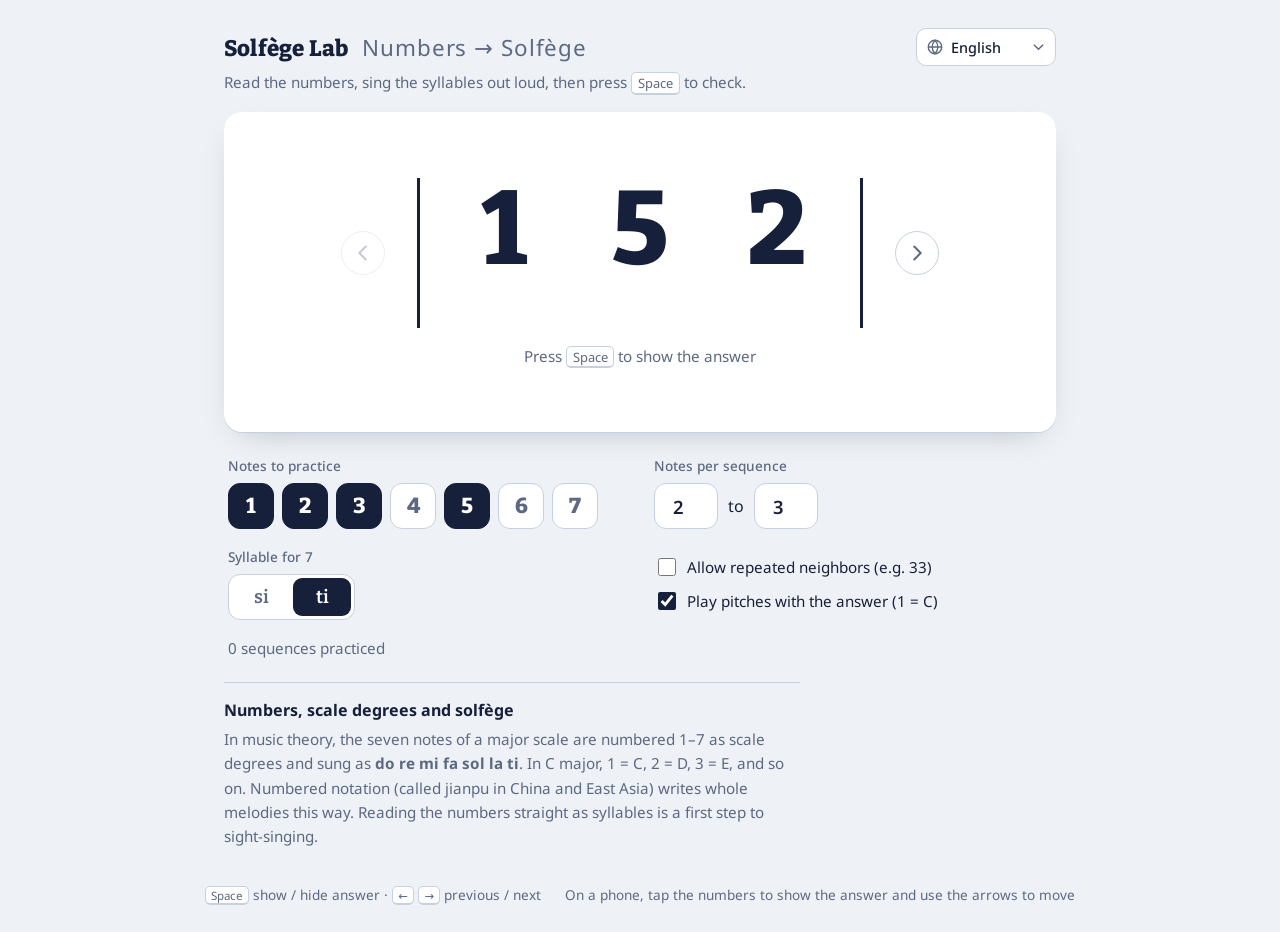
<file: index.html>
<!doctype html>
<html lang="en">
<head>
  <meta charset="utf-8" />
  <meta name="viewport" content="width=device-width, initial-scale=1" />
  <title>Solfège Lab – Numbers to Solfège Trainer: Scale Degrees 1–7 as Do Re Mi</title>
  <meta name="description" content="Free solfège practice: see random scale-degree numbers like 1 3 5, sing them as do re mi fa sol la ti (or si), then press Space to check and hear the pitches. Great for sight-singing, music theory class and reading numbered notation (jianpu)." />
  <meta name="keywords" content="solfege practice, solfege trainer, scale degrees, do re mi, sight singing, music theory, ear training, numbered notation, jianpu, 简谱, 唱名, 簡譜, 数字譜, 간보" />
  <link rel="canonical" href="https://solfegelab.com/" />
  <link rel="alternate" hreflang="x-default" href="https://solfegelab.com/" />
  <link rel="alternate" hreflang="en" href="https://solfegelab.com/" />
  <link rel="alternate" hreflang="zh-Hans" href="https://solfegelab.com/zh-Hans/" />
  <link rel="alternate" hreflang="zh-Hant" href="https://solfegelab.com/zh-Hant/" />
  <link rel="alternate" hreflang="ja" href="https://solfegelab.com/ja/" />
  <link rel="alternate" hreflang="ko" href="https://solfegelab.com/ko/" />
  <link rel="alternate" hreflang="es" href="https://solfegelab.com/es/" />
  <link rel="alternate" hreflang="fr" href="https://solfegelab.com/fr/" />
  <link rel="alternate" hreflang="de" href="https://solfegelab.com/de/" />
  <link rel="alternate" hreflang="pt" href="https://solfegelab.com/pt/" />
  <link rel="alternate" hreflang="ru" href="https://solfegelab.com/ru/" />
  <meta property="og:type" content="website" />
  <meta property="og:locale" content="en_US" />
  <meta property="og:title" content="Solfège Lab – Numbers to Solfège Trainer: Scale Degrees 1–7 as Do Re Mi" />
  <meta property="og:site_name" content="Solfège Lab" />
  <meta property="og:description" content="Free solfège practice: see random scale-degree numbers like 1 3 5, sing them as do re mi fa sol la ti (or si), then press Space to check and hear the pitches. Great for sight-singing, music theory class and reading numbered notation (jianpu)." />
  <meta property="og:url" content="https://solfegelab.com/" />
  <link rel="icon" href="data:image/svg+xml,%3Csvg xmlns='http://www.w3.org/2000/svg' viewBox='0 0 64 64'%3E%3Crect width='64' height='64' rx='14' fill='%2317203a'/%3E%3Ctext x='32' y='47' font-family='Georgia,serif' font-weight='700' font-size='44' fill='%23fff' text-anchor='middle'%3E1%3C/text%3E%3C/svg%3E" />
  <link rel="preconnect" href="https://fonts.googleapis.com" />
  <link rel="preconnect" href="https://fonts.gstatic.com" crossorigin />
  <link href="https://fonts.googleapis.com/css2?family=Bitter:wght@600;800&family=Noto+Sans:wght@400;500;700&display=swap" rel="stylesheet" />
  <link rel="stylesheet" href="style.css?v=10" />
</head>
<body>
  <header class="top">
    <div class="title-row">
      <h1><span class="brand">Solfège Lab</span> <span class="tagline" data-i18n="tagline">Numbers → Solfège</span></h1>
      <label class="lang">
        <span class="sr-only" data-i18n="lang">Language</span>
        <svg aria-hidden="true" viewBox="0 0 24 24" width="18" height="18"><circle cx="12" cy="12" r="9" fill="none" stroke="currentColor" stroke-width="1.8"/><path d="M3 12h18M12 3c2.5 2.6 3.8 5.6 3.8 9s-1.3 6.4-3.8 9c-2.5-2.6-3.8-5.6-3.8-9S9.5 5.6 12 3z" fill="none" stroke="currentColor" stroke-width="1.8"/></svg>
        <select id="langSelect"><option value="en" selected>English</option><option value="zh-Hans">简体中文</option><option value="zh-Hant">繁體中文</option><option value="ja">日本語</option><option value="ko">한국어</option><option value="es">Español</option><option value="fr">Français</option><option value="de">Deutsch</option><option value="pt">Português</option><option value="ru">Русский</option></select>
      </label>
    </div>
    <p class="hint" data-i18n-html="hint">Read the numbers, sing the syllables out loud, then press <kbd>Space</kbd> to check.</p>
  </header>

  <main>
    <section class="stage" id="stage" aria-live="polite">
      <div class="stage-row">
        <button type="button" class="nav" id="prevBtn" aria-label="Previous">
          <svg aria-hidden="true" viewBox="0 0 24 24" width="22" height="22"><path d="M15 5l-7 7 7 7" fill="none" stroke="currentColor" stroke-width="2.2" stroke-linecap="round" stroke-linejoin="round"/></svg>
        </button>
        <div class="staff" id="staff"></div>
        <button type="button" class="nav" id="nextBtn" aria-label="Next">
          <svg aria-hidden="true" viewBox="0 0 24 24" width="22" height="22"><path d="M9 5l7 7-7 7" fill="none" stroke="currentColor" stroke-width="2.2" stroke-linecap="round" stroke-linejoin="round"/></svg>
        </button>
      </div>
      <p class="prompt" id="prompt">Press <kbd>Space</kbd> to show the answer</p>
    </section>

    <section class="controls" id="controls" aria-label="Practice settings">
      <div class="field">
        <span class="label" data-i18n="notes">Notes to practice</span>
        <div class="chips" id="chips"></div>
      </div>

      <div class="field">
        <span class="label" data-i18n="length">Notes per sequence</span>
        <div class="range">
          <input type="number" id="minLen" min="1" max="8" value="2" aria-label="Shortest length" />
          <span data-i18n="to">to</span>
          <input type="number" id="maxLen" min="1" max="8" value="3" aria-label="Longest length" />
        </div>
      </div>

      <div class="field">
        <span class="label" id="sevenLabel" data-i18n="seven">Syllable for 7</span>
        <div class="segmented" role="radiogroup" aria-labelledby="sevenLabel" id="sevenGroup">
          <button type="button" role="radio" data-seven="si">si</button>
          <button type="button" role="radio" data-seven="ti">ti</button>
        </div>
      </div>

      <div class="field toggles">
        <label><input type="checkbox" id="allowRepeat" /> <span data-i18n="repeat">Allow repeated neighbors (e.g. 33)</span></label>
        <label><input type="checkbox" id="playSound" checked /> <span data-i18n="sound">Play pitches with the answer (1 = C)</span></label>
      </div>

      <p class="stats" id="stats">0 sequences practiced</p>
    </section>

    <section class="about">
      <h2 data-i18n="aboutTitle">Numbers, scale degrees and solfège</h2>
      <p id="aboutBody">In music theory, the seven notes of a major scale are numbered 1–7 as scale degrees and sung as <b>do re mi fa sol la ti</b>. In C major, 1 = C, 2 = D, 3 = E, and so on. Numbered notation (called jianpu in China and East Asia) writes whole melodies this way. Reading the numbers straight as syllables is a first step to sight-singing.</p>
    </section>
  </main>

  <footer class="foot">
    <span data-i18n-html="footKeys"><kbd>Space</kbd> show / hide answer · <kbd>←</kbd> <kbd>→</kbd> previous / next</span>
    <span data-i18n="footTap">On a phone, tap the numbers to show the answer and use the arrows to move</span>
  </footer>

  <script src="i18n.js?v=10"></script>
  <script src="app.js?v=10"></script>
</body>
</html>
</file>
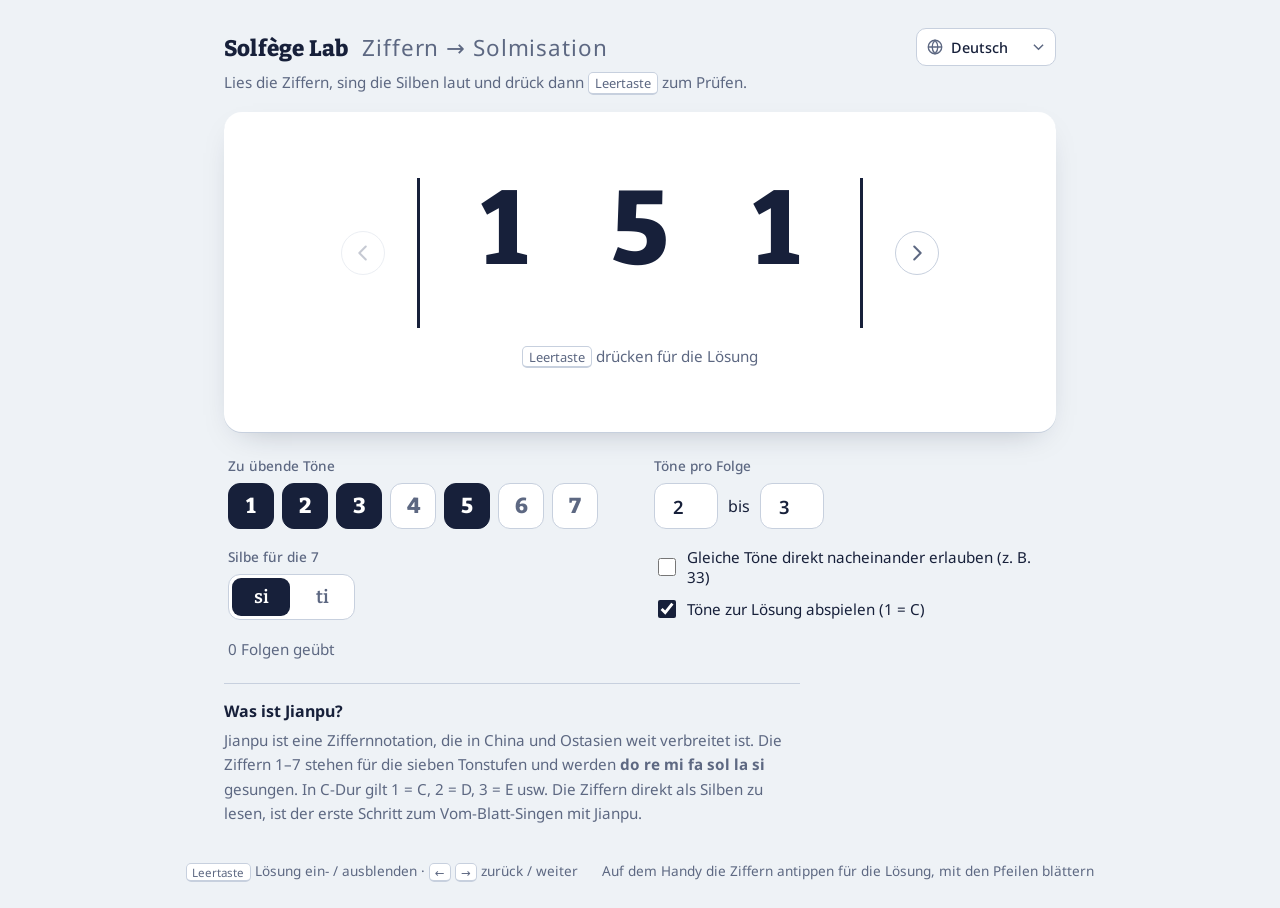
<file: de/index.html>
<!doctype html>
<html lang="de">
<head>
  <meta charset="utf-8" />
  <meta name="viewport" content="width=device-width, initial-scale=1" />
  <title>Solfège Lab – Stufenzahlen 1–7 als Do Re Mi singen üben</title>
  <meta name="description" content="Kostenloses Solmisationstraining: Lies zufällige Stufenzahlen wie 1 3 5, singe sie als do re mi fa sol la si (oder ti) und drücke die Leertaste, um zu prüfen und die Töne zu hören. Ideal für Blattsingen, Musiktheorie und Ziffernnotation (Jianpu)." />
  <meta name="keywords" content="solfege practice, solfege trainer, scale degrees, do re mi, sight singing, music theory, ear training, numbered notation, jianpu, 简谱, 唱名, 簡譜, 数字譜, 간보" />
  <link rel="canonical" href="https://solfegelab.com/de/" />
  <link rel="alternate" hreflang="x-default" href="https://solfegelab.com/" />
  <link rel="alternate" hreflang="en" href="https://solfegelab.com/" />
  <link rel="alternate" hreflang="zh-Hans" href="https://solfegelab.com/zh-Hans/" />
  <link rel="alternate" hreflang="zh-Hant" href="https://solfegelab.com/zh-Hant/" />
  <link rel="alternate" hreflang="ja" href="https://solfegelab.com/ja/" />
  <link rel="alternate" hreflang="ko" href="https://solfegelab.com/ko/" />
  <link rel="alternate" hreflang="es" href="https://solfegelab.com/es/" />
  <link rel="alternate" hreflang="fr" href="https://solfegelab.com/fr/" />
  <link rel="alternate" hreflang="de" href="https://solfegelab.com/de/" />
  <link rel="alternate" hreflang="pt" href="https://solfegelab.com/pt/" />
  <link rel="alternate" hreflang="ru" href="https://solfegelab.com/ru/" />
  <meta property="og:type" content="website" />
  <meta property="og:locale" content="de_DE" />
  <meta property="og:title" content="Solfège Lab – Stufenzahlen 1–7 als Do Re Mi singen üben" />
  <meta property="og:site_name" content="Solfège Lab" />
  <meta property="og:description" content="Kostenloses Solmisationstraining: Lies zufällige Stufenzahlen wie 1 3 5, singe sie als do re mi fa sol la si (oder ti) und drücke die Leertaste, um zu prüfen und die Töne zu hören. Ideal für Blattsingen, Musiktheorie und Ziffernnotation (Jianpu)." />
  <meta property="og:url" content="https://solfegelab.com/de/" />
  <link rel="icon" href="data:image/svg+xml,%3Csvg xmlns='http://www.w3.org/2000/svg' viewBox='0 0 64 64'%3E%3Crect width='64' height='64' rx='14' fill='%2317203a'/%3E%3Ctext x='32' y='47' font-family='Georgia,serif' font-weight='700' font-size='44' fill='%23fff' text-anchor='middle'%3E1%3C/text%3E%3C/svg%3E" />
  <link rel="preconnect" href="https://fonts.googleapis.com" />
  <link rel="preconnect" href="https://fonts.gstatic.com" crossorigin />
  <link href="https://fonts.googleapis.com/css2?family=Bitter:wght@600;800&family=Noto+Sans:wght@400;500;700&display=swap" rel="stylesheet" />
  <link rel="stylesheet" href="../style.css?v=10" />
</head>
<body>
  <header class="top">
    <div class="title-row">
      <h1><span class="brand">Solfège Lab</span> <span class="tagline" data-i18n="tagline">Ziffern → Solmisation</span></h1>
      <label class="lang">
        <span class="sr-only" data-i18n="lang">Sprache</span>
        <svg aria-hidden="true" viewBox="0 0 24 24" width="18" height="18"><circle cx="12" cy="12" r="9" fill="none" stroke="currentColor" stroke-width="1.8"/><path d="M3 12h18M12 3c2.5 2.6 3.8 5.6 3.8 9s-1.3 6.4-3.8 9c-2.5-2.6-3.8-5.6-3.8-9S9.5 5.6 12 3z" fill="none" stroke="currentColor" stroke-width="1.8"/></svg>
        <select id="langSelect"><option value="en">English</option><option value="zh-Hans">简体中文</option><option value="zh-Hant">繁體中文</option><option value="ja">日本語</option><option value="ko">한국어</option><option value="es">Español</option><option value="fr">Français</option><option value="de" selected>Deutsch</option><option value="pt">Português</option><option value="ru">Русский</option></select>
      </label>
    </div>
    <p class="hint" data-i18n-html="hint">Lies die Ziffern, sing die Silben laut und drück dann <kbd>Leertaste</kbd> zum Prüfen.</p>
  </header>

  <main>
    <section class="stage" id="stage" aria-live="polite">
      <div class="stage-row">
        <button type="button" class="nav" id="prevBtn" aria-label="Zurück">
          <svg aria-hidden="true" viewBox="0 0 24 24" width="22" height="22"><path d="M15 5l-7 7 7 7" fill="none" stroke="currentColor" stroke-width="2.2" stroke-linecap="round" stroke-linejoin="round"/></svg>
        </button>
        <div class="staff" id="staff"></div>
        <button type="button" class="nav" id="nextBtn" aria-label="Weiter">
          <svg aria-hidden="true" viewBox="0 0 24 24" width="22" height="22"><path d="M9 5l7 7-7 7" fill="none" stroke="currentColor" stroke-width="2.2" stroke-linecap="round" stroke-linejoin="round"/></svg>
        </button>
      </div>
      <p class="prompt" id="prompt"><kbd>Leertaste</kbd> drücken für die Lösung</p>
    </section>

    <section class="controls" id="controls" aria-label="Übungseinstellungen">
      <div class="field">
        <span class="label" data-i18n="notes">Zu übende Töne</span>
        <div class="chips" id="chips"></div>
      </div>

      <div class="field">
        <span class="label" data-i18n="length">Töne pro Folge</span>
        <div class="range">
          <input type="number" id="minLen" min="1" max="8" value="2" aria-label="Mindestlänge" />
          <span data-i18n="to">bis</span>
          <input type="number" id="maxLen" min="1" max="8" value="3" aria-label="Höchstlänge" />
        </div>
      </div>

      <div class="field">
        <span class="label" id="sevenLabel" data-i18n="seven">Silbe für die 7</span>
        <div class="segmented" role="radiogroup" aria-labelledby="sevenLabel" id="sevenGroup">
          <button type="button" role="radio" data-seven="si">si</button>
          <button type="button" role="radio" data-seven="ti">ti</button>
        </div>
      </div>

      <div class="field toggles">
        <label><input type="checkbox" id="allowRepeat" /> <span data-i18n="repeat">Gleiche Töne direkt nacheinander erlauben (z. B. 33)</span></label>
        <label><input type="checkbox" id="playSound" checked /> <span data-i18n="sound">Töne zur Lösung abspielen (1 = C)</span></label>
      </div>

      <p class="stats" id="stats">0 Folgen geübt</p>
    </section>

    <section class="about">
      <h2 data-i18n="aboutTitle">Was ist Jianpu?</h2>
      <p id="aboutBody">Jianpu ist eine Ziffernnotation, die in China und Ostasien weit verbreitet ist. Die Ziffern 1–7 stehen für die sieben Tonstufen und werden <b>do re mi fa sol la si</b> gesungen. In C-Dur gilt 1 = C, 2 = D, 3 = E usw. Die Ziffern direkt als Silben zu lesen, ist der erste Schritt zum Vom-Blatt-Singen mit Jianpu.</p>
    </section>
  </main>

  <footer class="foot">
    <span data-i18n-html="footKeys"><kbd>Leertaste</kbd> Lösung ein- / ausblenden · <kbd>←</kbd> <kbd>→</kbd> zurück / weiter</span>
    <span data-i18n="footTap">Auf dem Handy die Ziffern antippen für die Lösung, mit den Pfeilen blättern</span>
  </footer>

  <script src="../i18n.js?v=10"></script>
  <script src="../app.js?v=10"></script>
</body>
</html>
</file>
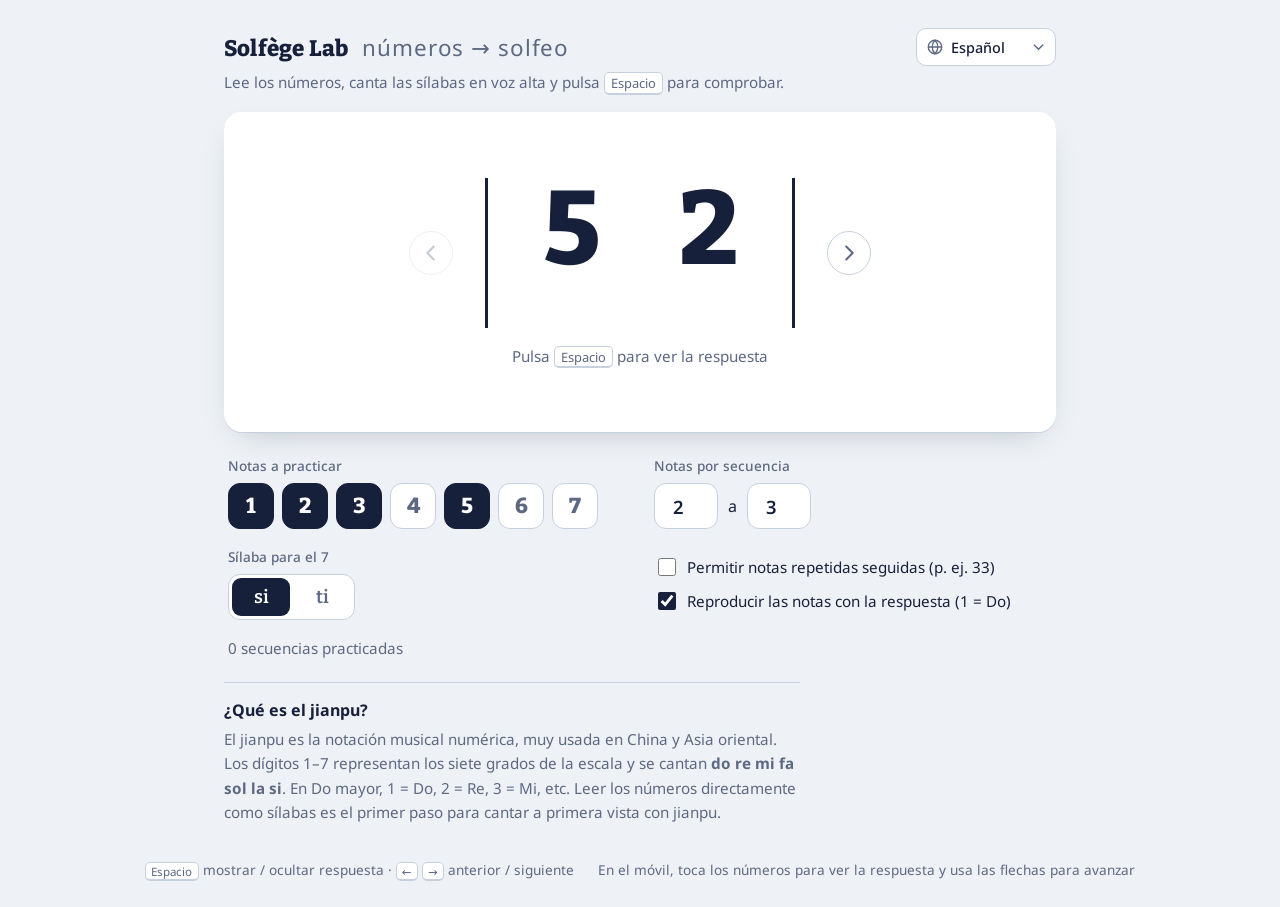
<file: es/index.html>
<!doctype html>
<html lang="es">
<head>
  <meta charset="utf-8" />
  <meta name="viewport" content="width=device-width, initial-scale=1" />
  <title>Solfège Lab – Practica solfeo con números: grados 1–7 como Do Re Mi</title>
  <meta name="description" content="Práctica de solfeo gratis: mira números de grados de la escala como 1 3 5, cántalos como do re mi fa sol la si y pulsa Espacio para comprobar y oír las notas. Ideal para lectura a primera vista, teoría musical y notación numérica (jianpu)." />
  <meta name="keywords" content="solfege practice, solfege trainer, scale degrees, do re mi, sight singing, music theory, ear training, numbered notation, jianpu, 简谱, 唱名, 簡譜, 数字譜, 간보" />
  <link rel="canonical" href="https://solfegelab.com/es/" />
  <link rel="alternate" hreflang="x-default" href="https://solfegelab.com/" />
  <link rel="alternate" hreflang="en" href="https://solfegelab.com/" />
  <link rel="alternate" hreflang="zh-Hans" href="https://solfegelab.com/zh-Hans/" />
  <link rel="alternate" hreflang="zh-Hant" href="https://solfegelab.com/zh-Hant/" />
  <link rel="alternate" hreflang="ja" href="https://solfegelab.com/ja/" />
  <link rel="alternate" hreflang="ko" href="https://solfegelab.com/ko/" />
  <link rel="alternate" hreflang="es" href="https://solfegelab.com/es/" />
  <link rel="alternate" hreflang="fr" href="https://solfegelab.com/fr/" />
  <link rel="alternate" hreflang="de" href="https://solfegelab.com/de/" />
  <link rel="alternate" hreflang="pt" href="https://solfegelab.com/pt/" />
  <link rel="alternate" hreflang="ru" href="https://solfegelab.com/ru/" />
  <meta property="og:type" content="website" />
  <meta property="og:locale" content="es_ES" />
  <meta property="og:title" content="Solfège Lab – Practica solfeo con números: grados 1–7 como Do Re Mi" />
  <meta property="og:site_name" content="Solfège Lab" />
  <meta property="og:description" content="Práctica de solfeo gratis: mira números de grados de la escala como 1 3 5, cántalos como do re mi fa sol la si y pulsa Espacio para comprobar y oír las notas. Ideal para lectura a primera vista, teoría musical y notación numérica (jianpu)." />
  <meta property="og:url" content="https://solfegelab.com/es/" />
  <link rel="icon" href="data:image/svg+xml,%3Csvg xmlns='http://www.w3.org/2000/svg' viewBox='0 0 64 64'%3E%3Crect width='64' height='64' rx='14' fill='%2317203a'/%3E%3Ctext x='32' y='47' font-family='Georgia,serif' font-weight='700' font-size='44' fill='%23fff' text-anchor='middle'%3E1%3C/text%3E%3C/svg%3E" />
  <link rel="preconnect" href="https://fonts.googleapis.com" />
  <link rel="preconnect" href="https://fonts.gstatic.com" crossorigin />
  <link href="https://fonts.googleapis.com/css2?family=Bitter:wght@600;800&family=Noto+Sans:wght@400;500;700&display=swap" rel="stylesheet" />
  <link rel="stylesheet" href="../style.css?v=10" />
</head>
<body>
  <header class="top">
    <div class="title-row">
      <h1><span class="brand">Solfège Lab</span> <span class="tagline" data-i18n="tagline">números → solfeo</span></h1>
      <label class="lang">
        <span class="sr-only" data-i18n="lang">Idioma</span>
        <svg aria-hidden="true" viewBox="0 0 24 24" width="18" height="18"><circle cx="12" cy="12" r="9" fill="none" stroke="currentColor" stroke-width="1.8"/><path d="M3 12h18M12 3c2.5 2.6 3.8 5.6 3.8 9s-1.3 6.4-3.8 9c-2.5-2.6-3.8-5.6-3.8-9S9.5 5.6 12 3z" fill="none" stroke="currentColor" stroke-width="1.8"/></svg>
        <select id="langSelect"><option value="en">English</option><option value="zh-Hans">简体中文</option><option value="zh-Hant">繁體中文</option><option value="ja">日本語</option><option value="ko">한국어</option><option value="es" selected>Español</option><option value="fr">Français</option><option value="de">Deutsch</option><option value="pt">Português</option><option value="ru">Русский</option></select>
      </label>
    </div>
    <p class="hint" data-i18n-html="hint">Lee los números, canta las sílabas en voz alta y pulsa <kbd>Espacio</kbd> para comprobar.</p>
  </header>

  <main>
    <section class="stage" id="stage" aria-live="polite">
      <div class="stage-row">
        <button type="button" class="nav" id="prevBtn" aria-label="Anterior">
          <svg aria-hidden="true" viewBox="0 0 24 24" width="22" height="22"><path d="M15 5l-7 7 7 7" fill="none" stroke="currentColor" stroke-width="2.2" stroke-linecap="round" stroke-linejoin="round"/></svg>
        </button>
        <div class="staff" id="staff"></div>
        <button type="button" class="nav" id="nextBtn" aria-label="Siguiente">
          <svg aria-hidden="true" viewBox="0 0 24 24" width="22" height="22"><path d="M9 5l7 7-7 7" fill="none" stroke="currentColor" stroke-width="2.2" stroke-linecap="round" stroke-linejoin="round"/></svg>
        </button>
      </div>
      <p class="prompt" id="prompt">Pulsa <kbd>Espacio</kbd> para ver la respuesta</p>
    </section>

    <section class="controls" id="controls" aria-label="Ajustes de práctica">
      <div class="field">
        <span class="label" data-i18n="notes">Notas a practicar</span>
        <div class="chips" id="chips"></div>
      </div>

      <div class="field">
        <span class="label" data-i18n="length">Notas por secuencia</span>
        <div class="range">
          <input type="number" id="minLen" min="1" max="8" value="2" aria-label="Longitud mínima" />
          <span data-i18n="to">a</span>
          <input type="number" id="maxLen" min="1" max="8" value="3" aria-label="Longitud máxima" />
        </div>
      </div>

      <div class="field">
        <span class="label" id="sevenLabel" data-i18n="seven">Sílaba para el 7</span>
        <div class="segmented" role="radiogroup" aria-labelledby="sevenLabel" id="sevenGroup">
          <button type="button" role="radio" data-seven="si">si</button>
          <button type="button" role="radio" data-seven="ti">ti</button>
        </div>
      </div>

      <div class="field toggles">
        <label><input type="checkbox" id="allowRepeat" /> <span data-i18n="repeat">Permitir notas repetidas seguidas (p. ej. 33)</span></label>
        <label><input type="checkbox" id="playSound" checked /> <span data-i18n="sound">Reproducir las notas con la respuesta (1 = Do)</span></label>
      </div>

      <p class="stats" id="stats">0 secuencias practicadas</p>
    </section>

    <section class="about">
      <h2 data-i18n="aboutTitle">¿Qué es el jianpu?</h2>
      <p id="aboutBody">El jianpu es la notación musical numérica, muy usada en China y Asia oriental. Los dígitos 1–7 representan los siete grados de la escala y se cantan <b>do re mi fa sol la si</b>. En Do mayor, 1 = Do, 2 = Re, 3 = Mi, etc. Leer los números directamente como sílabas es el primer paso para cantar a primera vista con jianpu.</p>
    </section>
  </main>

  <footer class="foot">
    <span data-i18n-html="footKeys"><kbd>Espacio</kbd> mostrar / ocultar respuesta · <kbd>←</kbd> <kbd>→</kbd> anterior / siguiente</span>
    <span data-i18n="footTap">En el móvil, toca los números para ver la respuesta y usa las flechas para avanzar</span>
  </footer>

  <script src="../i18n.js?v=10"></script>
  <script src="../app.js?v=10"></script>
</body>
</html>
</file>
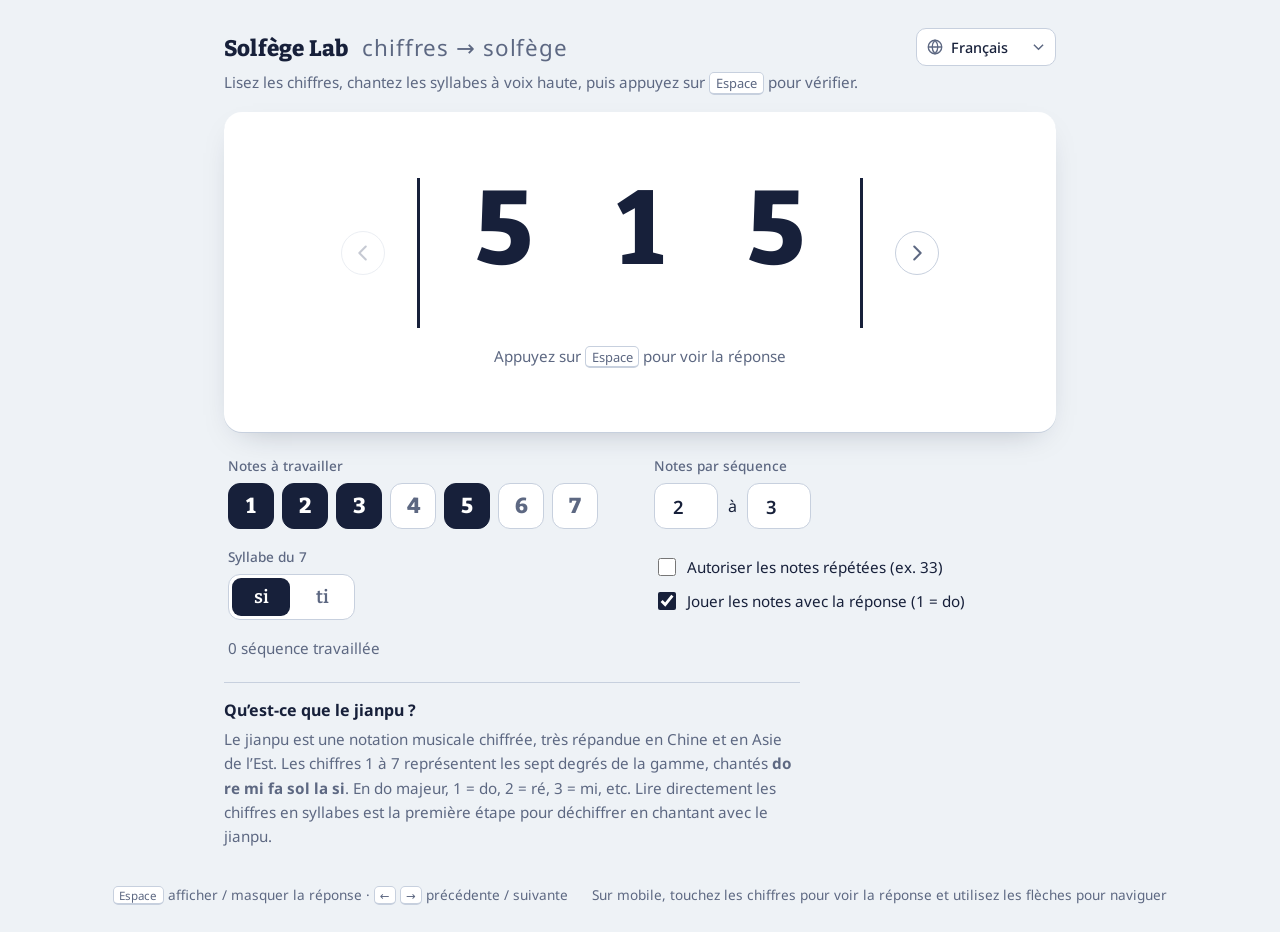
<file: fr/index.html>
<!doctype html>
<html lang="fr">
<head>
  <meta charset="utf-8" />
  <meta name="viewport" content="width=device-width, initial-scale=1" />
  <title>Solfège Lab – Lire les degrés 1 à 7 en solfège (do ré mi)</title>
  <meta name="description" content="Exercice de solfège gratuit : lisez des degrés de la gamme au hasard comme 1 3 5, chantez-les en do ré mi fa sol la si, puis appuyez sur Espace pour vérifier et entendre les notes. Idéal pour le déchiffrage chanté, la théorie musicale et la notation chiffrée (jianpu)." />
  <meta name="keywords" content="solfege practice, solfege trainer, scale degrees, do re mi, sight singing, music theory, ear training, numbered notation, jianpu, 简谱, 唱名, 簡譜, 数字譜, 간보" />
  <link rel="canonical" href="https://solfegelab.com/fr/" />
  <link rel="alternate" hreflang="x-default" href="https://solfegelab.com/" />
  <link rel="alternate" hreflang="en" href="https://solfegelab.com/" />
  <link rel="alternate" hreflang="zh-Hans" href="https://solfegelab.com/zh-Hans/" />
  <link rel="alternate" hreflang="zh-Hant" href="https://solfegelab.com/zh-Hant/" />
  <link rel="alternate" hreflang="ja" href="https://solfegelab.com/ja/" />
  <link rel="alternate" hreflang="ko" href="https://solfegelab.com/ko/" />
  <link rel="alternate" hreflang="es" href="https://solfegelab.com/es/" />
  <link rel="alternate" hreflang="fr" href="https://solfegelab.com/fr/" />
  <link rel="alternate" hreflang="de" href="https://solfegelab.com/de/" />
  <link rel="alternate" hreflang="pt" href="https://solfegelab.com/pt/" />
  <link rel="alternate" hreflang="ru" href="https://solfegelab.com/ru/" />
  <meta property="og:type" content="website" />
  <meta property="og:locale" content="fr_FR" />
  <meta property="og:title" content="Solfège Lab – Lire les degrés 1 à 7 en solfège (do ré mi)" />
  <meta property="og:site_name" content="Solfège Lab" />
  <meta property="og:description" content="Exercice de solfège gratuit : lisez des degrés de la gamme au hasard comme 1 3 5, chantez-les en do ré mi fa sol la si, puis appuyez sur Espace pour vérifier et entendre les notes. Idéal pour le déchiffrage chanté, la théorie musicale et la notation chiffrée (jianpu)." />
  <meta property="og:url" content="https://solfegelab.com/fr/" />
  <link rel="icon" href="data:image/svg+xml,%3Csvg xmlns='http://www.w3.org/2000/svg' viewBox='0 0 64 64'%3E%3Crect width='64' height='64' rx='14' fill='%2317203a'/%3E%3Ctext x='32' y='47' font-family='Georgia,serif' font-weight='700' font-size='44' fill='%23fff' text-anchor='middle'%3E1%3C/text%3E%3C/svg%3E" />
  <link rel="preconnect" href="https://fonts.googleapis.com" />
  <link rel="preconnect" href="https://fonts.gstatic.com" crossorigin />
  <link href="https://fonts.googleapis.com/css2?family=Bitter:wght@600;800&family=Noto+Sans:wght@400;500;700&display=swap" rel="stylesheet" />
  <link rel="stylesheet" href="../style.css?v=10" />
</head>
<body>
  <header class="top">
    <div class="title-row">
      <h1><span class="brand">Solfège Lab</span> <span class="tagline" data-i18n="tagline">chiffres → solfège</span></h1>
      <label class="lang">
        <span class="sr-only" data-i18n="lang">Langue</span>
        <svg aria-hidden="true" viewBox="0 0 24 24" width="18" height="18"><circle cx="12" cy="12" r="9" fill="none" stroke="currentColor" stroke-width="1.8"/><path d="M3 12h18M12 3c2.5 2.6 3.8 5.6 3.8 9s-1.3 6.4-3.8 9c-2.5-2.6-3.8-5.6-3.8-9S9.5 5.6 12 3z" fill="none" stroke="currentColor" stroke-width="1.8"/></svg>
        <select id="langSelect"><option value="en">English</option><option value="zh-Hans">简体中文</option><option value="zh-Hant">繁體中文</option><option value="ja">日本語</option><option value="ko">한국어</option><option value="es">Español</option><option value="fr" selected>Français</option><option value="de">Deutsch</option><option value="pt">Português</option><option value="ru">Русский</option></select>
      </label>
    </div>
    <p class="hint" data-i18n-html="hint">Lisez les chiffres, chantez les syllabes à voix haute, puis appuyez sur <kbd>Espace</kbd> pour vérifier.</p>
  </header>

  <main>
    <section class="stage" id="stage" aria-live="polite">
      <div class="stage-row">
        <button type="button" class="nav" id="prevBtn" aria-label="Précédente">
          <svg aria-hidden="true" viewBox="0 0 24 24" width="22" height="22"><path d="M15 5l-7 7 7 7" fill="none" stroke="currentColor" stroke-width="2.2" stroke-linecap="round" stroke-linejoin="round"/></svg>
        </button>
        <div class="staff" id="staff"></div>
        <button type="button" class="nav" id="nextBtn" aria-label="Suivante">
          <svg aria-hidden="true" viewBox="0 0 24 24" width="22" height="22"><path d="M9 5l7 7-7 7" fill="none" stroke="currentColor" stroke-width="2.2" stroke-linecap="round" stroke-linejoin="round"/></svg>
        </button>
      </div>
      <p class="prompt" id="prompt">Appuyez sur <kbd>Espace</kbd> pour voir la réponse</p>
    </section>

    <section class="controls" id="controls" aria-label="Réglages">
      <div class="field">
        <span class="label" data-i18n="notes">Notes à travailler</span>
        <div class="chips" id="chips"></div>
      </div>

      <div class="field">
        <span class="label" data-i18n="length">Notes par séquence</span>
        <div class="range">
          <input type="number" id="minLen" min="1" max="8" value="2" aria-label="Longueur minimale" />
          <span data-i18n="to">à</span>
          <input type="number" id="maxLen" min="1" max="8" value="3" aria-label="Longueur maximale" />
        </div>
      </div>

      <div class="field">
        <span class="label" id="sevenLabel" data-i18n="seven">Syllabe du 7</span>
        <div class="segmented" role="radiogroup" aria-labelledby="sevenLabel" id="sevenGroup">
          <button type="button" role="radio" data-seven="si">si</button>
          <button type="button" role="radio" data-seven="ti">ti</button>
        </div>
      </div>

      <div class="field toggles">
        <label><input type="checkbox" id="allowRepeat" /> <span data-i18n="repeat">Autoriser les notes répétées (ex. 33)</span></label>
        <label><input type="checkbox" id="playSound" checked /> <span data-i18n="sound">Jouer les notes avec la réponse (1 = do)</span></label>
      </div>

      <p class="stats" id="stats">0 séquence travaillée</p>
    </section>

    <section class="about">
      <h2 data-i18n="aboutTitle">Qu’est-ce que le jianpu ?</h2>
      <p id="aboutBody">Le jianpu est une notation musicale chiffrée, très répandue en Chine et en Asie de l’Est. Les chiffres 1 à 7 représentent les sept degrés de la gamme, chantés <b>do re mi fa sol la si</b>. En do majeur, 1 = do, 2 = ré, 3 = mi, etc. Lire directement les chiffres en syllabes est la première étape pour déchiffrer en chantant avec le jianpu.</p>
    </section>
  </main>

  <footer class="foot">
    <span data-i18n-html="footKeys"><kbd>Espace</kbd> afficher / masquer la réponse · <kbd>←</kbd> <kbd>→</kbd> précédente / suivante</span>
    <span data-i18n="footTap">Sur mobile, touchez les chiffres pour voir la réponse et utilisez les flèches pour naviguer</span>
  </footer>

  <script src="../i18n.js?v=10"></script>
  <script src="../app.js?v=10"></script>
</body>
</html>
</file>
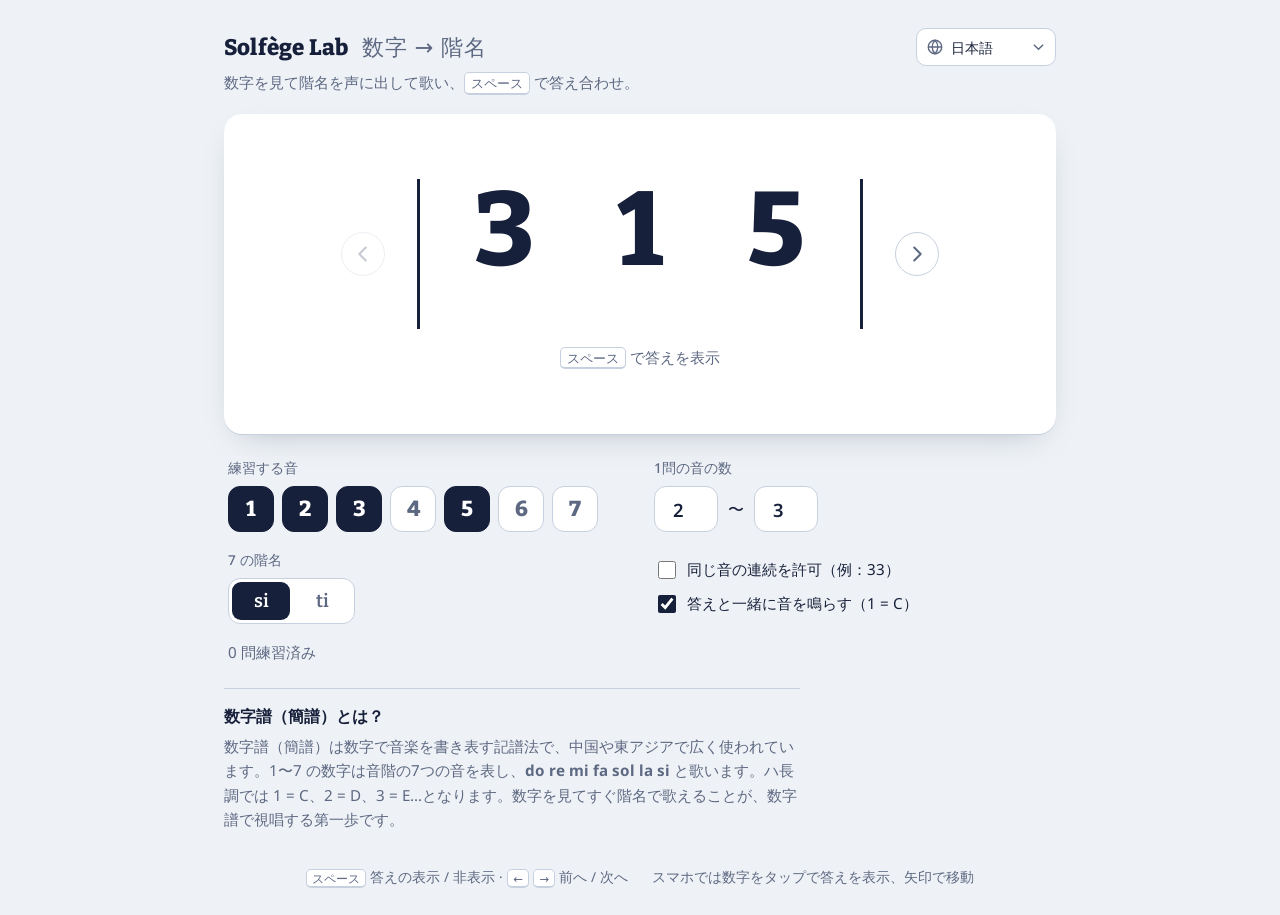
<file: ja/index.html>
<!doctype html>
<html lang="ja">
<head>
  <meta charset="utf-8" />
  <meta name="viewport" content="width=device-width, initial-scale=1" />
  <title>Solfège Lab – 数字譜（簡譜）の数字と階名（ドレミ）を覚える</title>
  <meta name="description" content="無料の数字譜（簡譜）練習：1 3 5 のようなランダムな数字を見てドレミ（do re mi fa sol la si）で歌い、スペースキーで答えと音を確認。視唱、楽典の学習、数字譜の読譜練習に。" />
  <meta name="keywords" content="solfege practice, solfege trainer, scale degrees, do re mi, sight singing, music theory, ear training, numbered notation, jianpu, 简谱, 唱名, 簡譜, 数字譜, 간보" />
  <link rel="canonical" href="https://solfegelab.com/ja/" />
  <link rel="alternate" hreflang="x-default" href="https://solfegelab.com/" />
  <link rel="alternate" hreflang="en" href="https://solfegelab.com/" />
  <link rel="alternate" hreflang="zh-Hans" href="https://solfegelab.com/zh-Hans/" />
  <link rel="alternate" hreflang="zh-Hant" href="https://solfegelab.com/zh-Hant/" />
  <link rel="alternate" hreflang="ja" href="https://solfegelab.com/ja/" />
  <link rel="alternate" hreflang="ko" href="https://solfegelab.com/ko/" />
  <link rel="alternate" hreflang="es" href="https://solfegelab.com/es/" />
  <link rel="alternate" hreflang="fr" href="https://solfegelab.com/fr/" />
  <link rel="alternate" hreflang="de" href="https://solfegelab.com/de/" />
  <link rel="alternate" hreflang="pt" href="https://solfegelab.com/pt/" />
  <link rel="alternate" hreflang="ru" href="https://solfegelab.com/ru/" />
  <meta property="og:type" content="website" />
  <meta property="og:locale" content="ja_JP" />
  <meta property="og:title" content="Solfège Lab – 数字譜（簡譜）の数字と階名（ドレミ）を覚える" />
  <meta property="og:site_name" content="Solfège Lab" />
  <meta property="og:description" content="無料の数字譜（簡譜）練習：1 3 5 のようなランダムな数字を見てドレミ（do re mi fa sol la si）で歌い、スペースキーで答えと音を確認。視唱、楽典の学習、数字譜の読譜練習に。" />
  <meta property="og:url" content="https://solfegelab.com/ja/" />
  <link rel="icon" href="data:image/svg+xml,%3Csvg xmlns='http://www.w3.org/2000/svg' viewBox='0 0 64 64'%3E%3Crect width='64' height='64' rx='14' fill='%2317203a'/%3E%3Ctext x='32' y='47' font-family='Georgia,serif' font-weight='700' font-size='44' fill='%23fff' text-anchor='middle'%3E1%3C/text%3E%3C/svg%3E" />
  <link rel="preconnect" href="https://fonts.googleapis.com" />
  <link rel="preconnect" href="https://fonts.gstatic.com" crossorigin />
  <link href="https://fonts.googleapis.com/css2?family=Bitter:wght@600;800&family=Noto+Sans:wght@400;500;700&display=swap" rel="stylesheet" />
  <link rel="stylesheet" href="../style.css?v=10" />
</head>
<body>
  <header class="top">
    <div class="title-row">
      <h1><span class="brand">Solfège Lab</span> <span class="tagline" data-i18n="tagline">数字 → 階名</span></h1>
      <label class="lang">
        <span class="sr-only" data-i18n="lang">言語</span>
        <svg aria-hidden="true" viewBox="0 0 24 24" width="18" height="18"><circle cx="12" cy="12" r="9" fill="none" stroke="currentColor" stroke-width="1.8"/><path d="M3 12h18M12 3c2.5 2.6 3.8 5.6 3.8 9s-1.3 6.4-3.8 9c-2.5-2.6-3.8-5.6-3.8-9S9.5 5.6 12 3z" fill="none" stroke="currentColor" stroke-width="1.8"/></svg>
        <select id="langSelect"><option value="en">English</option><option value="zh-Hans">简体中文</option><option value="zh-Hant">繁體中文</option><option value="ja" selected>日本語</option><option value="ko">한국어</option><option value="es">Español</option><option value="fr">Français</option><option value="de">Deutsch</option><option value="pt">Português</option><option value="ru">Русский</option></select>
      </label>
    </div>
    <p class="hint" data-i18n-html="hint">数字を見て階名を声に出して歌い、<kbd>スペース</kbd> で答え合わせ。</p>
  </header>

  <main>
    <section class="stage" id="stage" aria-live="polite">
      <div class="stage-row">
        <button type="button" class="nav" id="prevBtn" aria-label="前へ">
          <svg aria-hidden="true" viewBox="0 0 24 24" width="22" height="22"><path d="M15 5l-7 7 7 7" fill="none" stroke="currentColor" stroke-width="2.2" stroke-linecap="round" stroke-linejoin="round"/></svg>
        </button>
        <div class="staff" id="staff"></div>
        <button type="button" class="nav" id="nextBtn" aria-label="次へ">
          <svg aria-hidden="true" viewBox="0 0 24 24" width="22" height="22"><path d="M9 5l7 7-7 7" fill="none" stroke="currentColor" stroke-width="2.2" stroke-linecap="round" stroke-linejoin="round"/></svg>
        </button>
      </div>
      <p class="prompt" id="prompt"><kbd>スペース</kbd> で答えを表示</p>
    </section>

    <section class="controls" id="controls" aria-label="練習の設定">
      <div class="field">
        <span class="label" data-i18n="notes">練習する音</span>
        <div class="chips" id="chips"></div>
      </div>

      <div class="field">
        <span class="label" data-i18n="length">1問の音の数</span>
        <div class="range">
          <input type="number" id="minLen" min="1" max="8" value="2" aria-label="最短" />
          <span data-i18n="to">〜</span>
          <input type="number" id="maxLen" min="1" max="8" value="3" aria-label="最長" />
        </div>
      </div>

      <div class="field">
        <span class="label" id="sevenLabel" data-i18n="seven">7 の階名</span>
        <div class="segmented" role="radiogroup" aria-labelledby="sevenLabel" id="sevenGroup">
          <button type="button" role="radio" data-seven="si">si</button>
          <button type="button" role="radio" data-seven="ti">ti</button>
        </div>
      </div>

      <div class="field toggles">
        <label><input type="checkbox" id="allowRepeat" /> <span data-i18n="repeat">同じ音の連続を許可（例：33）</span></label>
        <label><input type="checkbox" id="playSound" checked /> <span data-i18n="sound">答えと一緒に音を鳴らす（1 = C）</span></label>
      </div>

      <p class="stats" id="stats">0 問練習済み</p>
    </section>

    <section class="about">
      <h2 data-i18n="aboutTitle">数字譜（簡譜）とは？</h2>
      <p id="aboutBody">数字譜（簡譜）は数字で音楽を書き表す記譜法で、中国や東アジアで広く使われています。1〜7 の数字は音階の7つの音を表し、<b>do re mi fa sol la si</b> と歌います。ハ長調では 1 = C、2 = D、3 = E…となります。数字を見てすぐ階名で歌えることが、数字譜で視唱する第一歩です。</p>
    </section>
  </main>

  <footer class="foot">
    <span data-i18n-html="footKeys"><kbd>スペース</kbd> 答えの表示 / 非表示 · <kbd>←</kbd> <kbd>→</kbd> 前へ / 次へ</span>
    <span data-i18n="footTap">スマホでは数字をタップで答えを表示、矢印で移動</span>
  </footer>

  <script src="../i18n.js?v=10"></script>
  <script src="../app.js?v=10"></script>
</body>
</html>
</file>
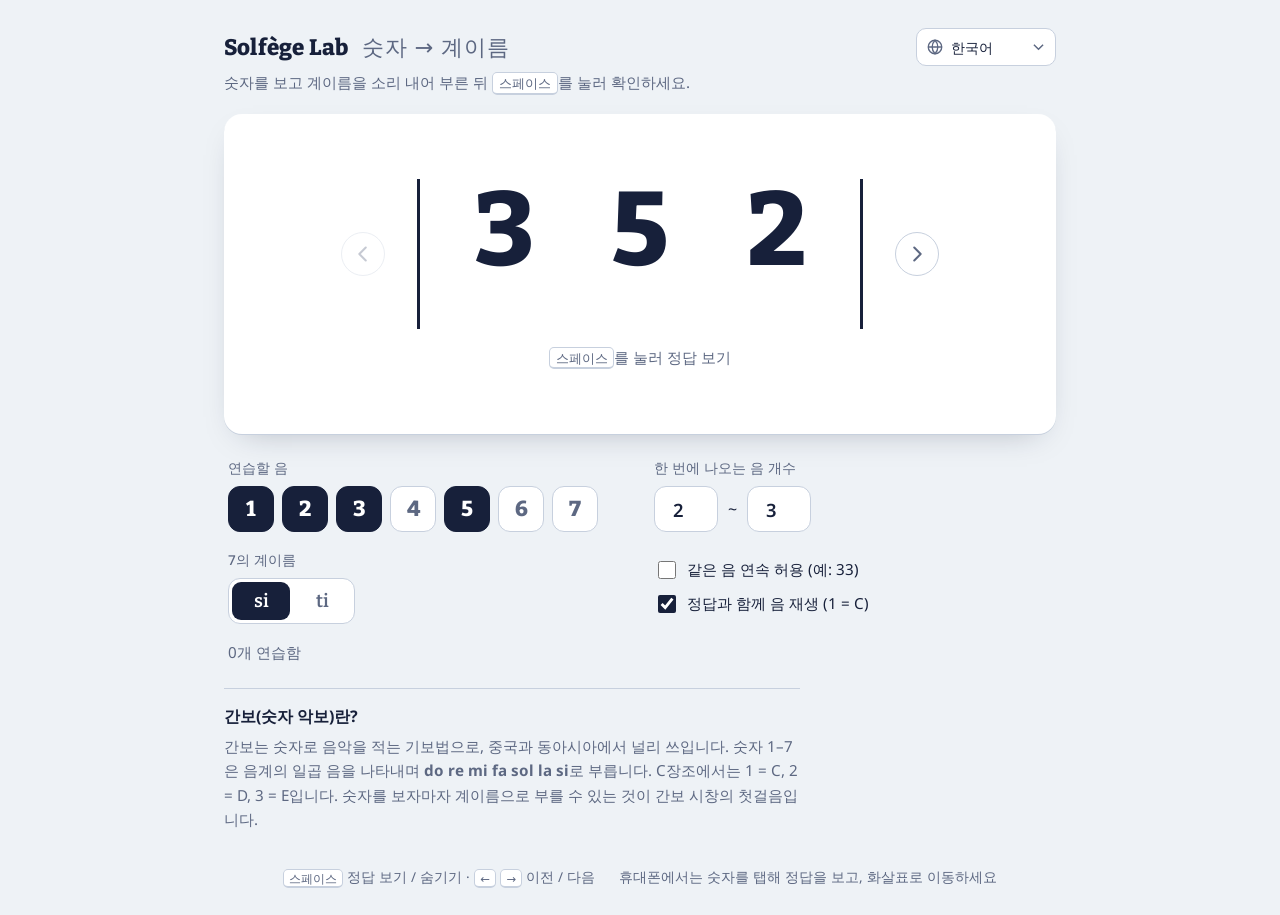
<file: ko/index.html>
<!doctype html>
<html lang="ko">
<head>
  <meta charset="utf-8" />
  <meta name="viewport" content="width=device-width, initial-scale=1" />
  <title>Solfège Lab – 숫자 악보를 계이름(도레미)으로 읽기</title>
  <meta name="description" content="무료 계이름 연습: 1 3 5 같은 무작위 음도 숫자를 보고 도 레 미 파 솔 라 시로 불러 본 뒤, 스페이스 키로 정답과 음높이를 확인하세요. 시창, 음악 이론 공부, 숫자 악보(간보) 읽기에 좋습니다." />
  <meta name="keywords" content="solfege practice, solfege trainer, scale degrees, do re mi, sight singing, music theory, ear training, numbered notation, jianpu, 简谱, 唱名, 簡譜, 数字譜, 간보" />
  <link rel="canonical" href="https://solfegelab.com/ko/" />
  <link rel="alternate" hreflang="x-default" href="https://solfegelab.com/" />
  <link rel="alternate" hreflang="en" href="https://solfegelab.com/" />
  <link rel="alternate" hreflang="zh-Hans" href="https://solfegelab.com/zh-Hans/" />
  <link rel="alternate" hreflang="zh-Hant" href="https://solfegelab.com/zh-Hant/" />
  <link rel="alternate" hreflang="ja" href="https://solfegelab.com/ja/" />
  <link rel="alternate" hreflang="ko" href="https://solfegelab.com/ko/" />
  <link rel="alternate" hreflang="es" href="https://solfegelab.com/es/" />
  <link rel="alternate" hreflang="fr" href="https://solfegelab.com/fr/" />
  <link rel="alternate" hreflang="de" href="https://solfegelab.com/de/" />
  <link rel="alternate" hreflang="pt" href="https://solfegelab.com/pt/" />
  <link rel="alternate" hreflang="ru" href="https://solfegelab.com/ru/" />
  <meta property="og:type" content="website" />
  <meta property="og:locale" content="ko_KR" />
  <meta property="og:title" content="Solfège Lab – 숫자 악보를 계이름(도레미)으로 읽기" />
  <meta property="og:site_name" content="Solfège Lab" />
  <meta property="og:description" content="무료 계이름 연습: 1 3 5 같은 무작위 음도 숫자를 보고 도 레 미 파 솔 라 시로 불러 본 뒤, 스페이스 키로 정답과 음높이를 확인하세요. 시창, 음악 이론 공부, 숫자 악보(간보) 읽기에 좋습니다." />
  <meta property="og:url" content="https://solfegelab.com/ko/" />
  <link rel="icon" href="data:image/svg+xml,%3Csvg xmlns='http://www.w3.org/2000/svg' viewBox='0 0 64 64'%3E%3Crect width='64' height='64' rx='14' fill='%2317203a'/%3E%3Ctext x='32' y='47' font-family='Georgia,serif' font-weight='700' font-size='44' fill='%23fff' text-anchor='middle'%3E1%3C/text%3E%3C/svg%3E" />
  <link rel="preconnect" href="https://fonts.googleapis.com" />
  <link rel="preconnect" href="https://fonts.gstatic.com" crossorigin />
  <link href="https://fonts.googleapis.com/css2?family=Bitter:wght@600;800&family=Noto+Sans:wght@400;500;700&display=swap" rel="stylesheet" />
  <link rel="stylesheet" href="../style.css?v=10" />
</head>
<body>
  <header class="top">
    <div class="title-row">
      <h1><span class="brand">Solfège Lab</span> <span class="tagline" data-i18n="tagline">숫자 → 계이름</span></h1>
      <label class="lang">
        <span class="sr-only" data-i18n="lang">언어</span>
        <svg aria-hidden="true" viewBox="0 0 24 24" width="18" height="18"><circle cx="12" cy="12" r="9" fill="none" stroke="currentColor" stroke-width="1.8"/><path d="M3 12h18M12 3c2.5 2.6 3.8 5.6 3.8 9s-1.3 6.4-3.8 9c-2.5-2.6-3.8-5.6-3.8-9S9.5 5.6 12 3z" fill="none" stroke="currentColor" stroke-width="1.8"/></svg>
        <select id="langSelect"><option value="en">English</option><option value="zh-Hans">简体中文</option><option value="zh-Hant">繁體中文</option><option value="ja">日本語</option><option value="ko" selected>한국어</option><option value="es">Español</option><option value="fr">Français</option><option value="de">Deutsch</option><option value="pt">Português</option><option value="ru">Русский</option></select>
      </label>
    </div>
    <p class="hint" data-i18n-html="hint">숫자를 보고 계이름을 소리 내어 부른 뒤 <kbd>스페이스</kbd>를 눌러 확인하세요.</p>
  </header>

  <main>
    <section class="stage" id="stage" aria-live="polite">
      <div class="stage-row">
        <button type="button" class="nav" id="prevBtn" aria-label="이전">
          <svg aria-hidden="true" viewBox="0 0 24 24" width="22" height="22"><path d="M15 5l-7 7 7 7" fill="none" stroke="currentColor" stroke-width="2.2" stroke-linecap="round" stroke-linejoin="round"/></svg>
        </button>
        <div class="staff" id="staff"></div>
        <button type="button" class="nav" id="nextBtn" aria-label="다음">
          <svg aria-hidden="true" viewBox="0 0 24 24" width="22" height="22"><path d="M9 5l7 7-7 7" fill="none" stroke="currentColor" stroke-width="2.2" stroke-linecap="round" stroke-linejoin="round"/></svg>
        </button>
      </div>
      <p class="prompt" id="prompt"><kbd>스페이스</kbd>를 눌러 정답 보기</p>
    </section>

    <section class="controls" id="controls" aria-label="연습 설정">
      <div class="field">
        <span class="label" data-i18n="notes">연습할 음</span>
        <div class="chips" id="chips"></div>
      </div>

      <div class="field">
        <span class="label" data-i18n="length">한 번에 나오는 음 개수</span>
        <div class="range">
          <input type="number" id="minLen" min="1" max="8" value="2" aria-label="최소" />
          <span data-i18n="to">~</span>
          <input type="number" id="maxLen" min="1" max="8" value="3" aria-label="최대" />
        </div>
      </div>

      <div class="field">
        <span class="label" id="sevenLabel" data-i18n="seven">7의 계이름</span>
        <div class="segmented" role="radiogroup" aria-labelledby="sevenLabel" id="sevenGroup">
          <button type="button" role="radio" data-seven="si">si</button>
          <button type="button" role="radio" data-seven="ti">ti</button>
        </div>
      </div>

      <div class="field toggles">
        <label><input type="checkbox" id="allowRepeat" /> <span data-i18n="repeat">같은 음 연속 허용 (예: 33)</span></label>
        <label><input type="checkbox" id="playSound" checked /> <span data-i18n="sound">정답과 함께 음 재생 (1 = C)</span></label>
      </div>

      <p class="stats" id="stats">0개 연습함</p>
    </section>

    <section class="about">
      <h2 data-i18n="aboutTitle">간보(숫자 악보)란?</h2>
      <p id="aboutBody">간보는 숫자로 음악을 적는 기보법으로, 중국과 동아시아에서 널리 쓰입니다. 숫자 1–7은 음계의 일곱 음을 나타내며 <b>do re mi fa sol la si</b>로 부릅니다. C장조에서는 1 = C, 2 = D, 3 = E입니다. 숫자를 보자마자 계이름으로 부를 수 있는 것이 간보 시창의 첫걸음입니다.</p>
    </section>
  </main>

  <footer class="foot">
    <span data-i18n-html="footKeys"><kbd>스페이스</kbd> 정답 보기 / 숨기기 · <kbd>←</kbd> <kbd>→</kbd> 이전 / 다음</span>
    <span data-i18n="footTap">휴대폰에서는 숫자를 탭해 정답을 보고, 화살표로 이동하세요</span>
  </footer>

  <script src="../i18n.js?v=10"></script>
  <script src="../app.js?v=10"></script>
</body>
</html>
</file>
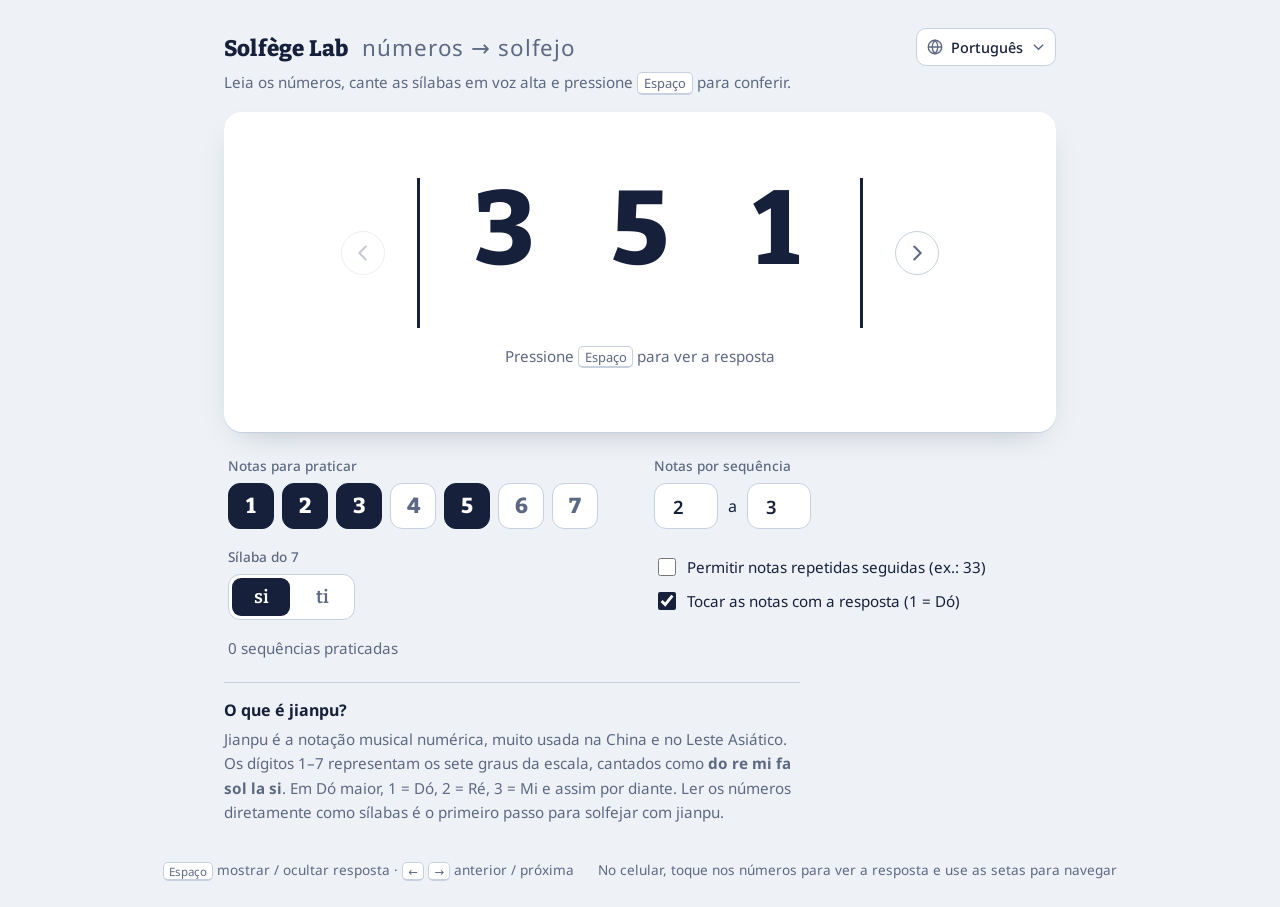
<file: pt/index.html>
<!doctype html>
<html lang="pt">
<head>
  <meta charset="utf-8" />
  <meta name="viewport" content="width=device-width, initial-scale=1" />
  <title>Solfège Lab – Pratique solfejo com números: graus 1–7 como Dó Ré Mi</title>
  <meta name="description" content="Prática de solfejo grátis: veja números de graus da escala como 1 3 5, cante como dó ré mi fá sol lá si e aperte Espaço para conferir e ouvir as notas. Ótimo para leitura à primeira vista, teoria musical e notação numérica (jianpu)." />
  <meta name="keywords" content="solfege practice, solfege trainer, scale degrees, do re mi, sight singing, music theory, ear training, numbered notation, jianpu, 简谱, 唱名, 簡譜, 数字譜, 간보" />
  <link rel="canonical" href="https://solfegelab.com/pt/" />
  <link rel="alternate" hreflang="x-default" href="https://solfegelab.com/" />
  <link rel="alternate" hreflang="en" href="https://solfegelab.com/" />
  <link rel="alternate" hreflang="zh-Hans" href="https://solfegelab.com/zh-Hans/" />
  <link rel="alternate" hreflang="zh-Hant" href="https://solfegelab.com/zh-Hant/" />
  <link rel="alternate" hreflang="ja" href="https://solfegelab.com/ja/" />
  <link rel="alternate" hreflang="ko" href="https://solfegelab.com/ko/" />
  <link rel="alternate" hreflang="es" href="https://solfegelab.com/es/" />
  <link rel="alternate" hreflang="fr" href="https://solfegelab.com/fr/" />
  <link rel="alternate" hreflang="de" href="https://solfegelab.com/de/" />
  <link rel="alternate" hreflang="pt" href="https://solfegelab.com/pt/" />
  <link rel="alternate" hreflang="ru" href="https://solfegelab.com/ru/" />
  <meta property="og:type" content="website" />
  <meta property="og:locale" content="pt_BR" />
  <meta property="og:title" content="Solfège Lab – Pratique solfejo com números: graus 1–7 como Dó Ré Mi" />
  <meta property="og:site_name" content="Solfège Lab" />
  <meta property="og:description" content="Prática de solfejo grátis: veja números de graus da escala como 1 3 5, cante como dó ré mi fá sol lá si e aperte Espaço para conferir e ouvir as notas. Ótimo para leitura à primeira vista, teoria musical e notação numérica (jianpu)." />
  <meta property="og:url" content="https://solfegelab.com/pt/" />
  <link rel="icon" href="data:image/svg+xml,%3Csvg xmlns='http://www.w3.org/2000/svg' viewBox='0 0 64 64'%3E%3Crect width='64' height='64' rx='14' fill='%2317203a'/%3E%3Ctext x='32' y='47' font-family='Georgia,serif' font-weight='700' font-size='44' fill='%23fff' text-anchor='middle'%3E1%3C/text%3E%3C/svg%3E" />
  <link rel="preconnect" href="https://fonts.googleapis.com" />
  <link rel="preconnect" href="https://fonts.gstatic.com" crossorigin />
  <link href="https://fonts.googleapis.com/css2?family=Bitter:wght@600;800&family=Noto+Sans:wght@400;500;700&display=swap" rel="stylesheet" />
  <link rel="stylesheet" href="../style.css?v=10" />
</head>
<body>
  <header class="top">
    <div class="title-row">
      <h1><span class="brand">Solfège Lab</span> <span class="tagline" data-i18n="tagline">números → solfejo</span></h1>
      <label class="lang">
        <span class="sr-only" data-i18n="lang">Idioma</span>
        <svg aria-hidden="true" viewBox="0 0 24 24" width="18" height="18"><circle cx="12" cy="12" r="9" fill="none" stroke="currentColor" stroke-width="1.8"/><path d="M3 12h18M12 3c2.5 2.6 3.8 5.6 3.8 9s-1.3 6.4-3.8 9c-2.5-2.6-3.8-5.6-3.8-9S9.5 5.6 12 3z" fill="none" stroke="currentColor" stroke-width="1.8"/></svg>
        <select id="langSelect"><option value="en">English</option><option value="zh-Hans">简体中文</option><option value="zh-Hant">繁體中文</option><option value="ja">日本語</option><option value="ko">한국어</option><option value="es">Español</option><option value="fr">Français</option><option value="de">Deutsch</option><option value="pt" selected>Português</option><option value="ru">Русский</option></select>
      </label>
    </div>
    <p class="hint" data-i18n-html="hint">Leia os números, cante as sílabas em voz alta e pressione <kbd>Espaço</kbd> para conferir.</p>
  </header>

  <main>
    <section class="stage" id="stage" aria-live="polite">
      <div class="stage-row">
        <button type="button" class="nav" id="prevBtn" aria-label="Anterior">
          <svg aria-hidden="true" viewBox="0 0 24 24" width="22" height="22"><path d="M15 5l-7 7 7 7" fill="none" stroke="currentColor" stroke-width="2.2" stroke-linecap="round" stroke-linejoin="round"/></svg>
        </button>
        <div class="staff" id="staff"></div>
        <button type="button" class="nav" id="nextBtn" aria-label="Próxima">
          <svg aria-hidden="true" viewBox="0 0 24 24" width="22" height="22"><path d="M9 5l7 7-7 7" fill="none" stroke="currentColor" stroke-width="2.2" stroke-linecap="round" stroke-linejoin="round"/></svg>
        </button>
      </div>
      <p class="prompt" id="prompt">Pressione <kbd>Espaço</kbd> para ver a resposta</p>
    </section>

    <section class="controls" id="controls" aria-label="Configurações de prática">
      <div class="field">
        <span class="label" data-i18n="notes">Notas para praticar</span>
        <div class="chips" id="chips"></div>
      </div>

      <div class="field">
        <span class="label" data-i18n="length">Notas por sequência</span>
        <div class="range">
          <input type="number" id="minLen" min="1" max="8" value="2" aria-label="Comprimento mínimo" />
          <span data-i18n="to">a</span>
          <input type="number" id="maxLen" min="1" max="8" value="3" aria-label="Comprimento máximo" />
        </div>
      </div>

      <div class="field">
        <span class="label" id="sevenLabel" data-i18n="seven">Sílaba do 7</span>
        <div class="segmented" role="radiogroup" aria-labelledby="sevenLabel" id="sevenGroup">
          <button type="button" role="radio" data-seven="si">si</button>
          <button type="button" role="radio" data-seven="ti">ti</button>
        </div>
      </div>

      <div class="field toggles">
        <label><input type="checkbox" id="allowRepeat" /> <span data-i18n="repeat">Permitir notas repetidas seguidas (ex.: 33)</span></label>
        <label><input type="checkbox" id="playSound" checked /> <span data-i18n="sound">Tocar as notas com a resposta (1 = Dó)</span></label>
      </div>

      <p class="stats" id="stats">0 sequências praticadas</p>
    </section>

    <section class="about">
      <h2 data-i18n="aboutTitle">O que é jianpu?</h2>
      <p id="aboutBody">Jianpu é a notação musical numérica, muito usada na China e no Leste Asiático. Os dígitos 1–7 representam os sete graus da escala, cantados como <b>do re mi fa sol la si</b>. Em Dó maior, 1 = Dó, 2 = Ré, 3 = Mi e assim por diante. Ler os números diretamente como sílabas é o primeiro passo para solfejar com jianpu.</p>
    </section>
  </main>

  <footer class="foot">
    <span data-i18n-html="footKeys"><kbd>Espaço</kbd> mostrar / ocultar resposta · <kbd>←</kbd> <kbd>→</kbd> anterior / próxima</span>
    <span data-i18n="footTap">No celular, toque nos números para ver a resposta e use as setas para navegar</span>
  </footer>

  <script src="../i18n.js?v=10"></script>
  <script src="../app.js?v=10"></script>
</body>
</html>
</file>
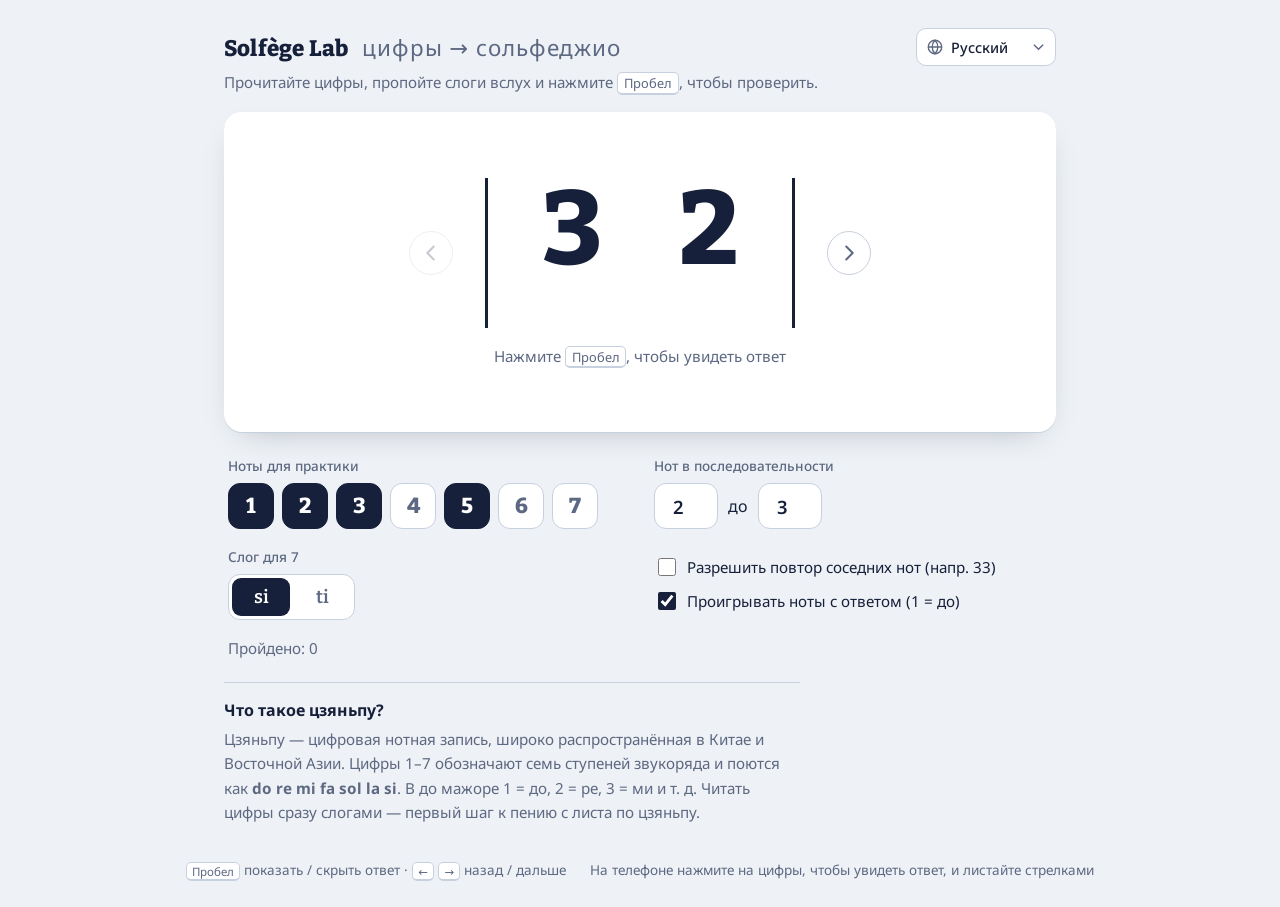
<file: ru/index.html>
<!doctype html>
<html lang="ru">
<head>
  <meta charset="utf-8" />
  <meta name="viewport" content="width=device-width, initial-scale=1" />
  <title>Solfège Lab – ступени 1–7 как до ре ми: тренажёр сольфеджио</title>
  <meta name="description" content="Бесплатный тренажёр сольфеджио: смотрите на случайные ступени вроде 1 3 5, пойте их как до ре ми фа соль ля си и нажимайте Пробел, чтобы проверить ответ и услышать ноты. Для пения с листа, теории музыки и цифровой нотации (цзяньпу)." />
  <meta name="keywords" content="solfege practice, solfege trainer, scale degrees, do re mi, sight singing, music theory, ear training, numbered notation, jianpu, 简谱, 唱名, 簡譜, 数字譜, 간보" />
  <link rel="canonical" href="https://solfegelab.com/ru/" />
  <link rel="alternate" hreflang="x-default" href="https://solfegelab.com/" />
  <link rel="alternate" hreflang="en" href="https://solfegelab.com/" />
  <link rel="alternate" hreflang="zh-Hans" href="https://solfegelab.com/zh-Hans/" />
  <link rel="alternate" hreflang="zh-Hant" href="https://solfegelab.com/zh-Hant/" />
  <link rel="alternate" hreflang="ja" href="https://solfegelab.com/ja/" />
  <link rel="alternate" hreflang="ko" href="https://solfegelab.com/ko/" />
  <link rel="alternate" hreflang="es" href="https://solfegelab.com/es/" />
  <link rel="alternate" hreflang="fr" href="https://solfegelab.com/fr/" />
  <link rel="alternate" hreflang="de" href="https://solfegelab.com/de/" />
  <link rel="alternate" hreflang="pt" href="https://solfegelab.com/pt/" />
  <link rel="alternate" hreflang="ru" href="https://solfegelab.com/ru/" />
  <meta property="og:type" content="website" />
  <meta property="og:locale" content="ru_RU" />
  <meta property="og:title" content="Solfège Lab – ступени 1–7 как до ре ми: тренажёр сольфеджио" />
  <meta property="og:site_name" content="Solfège Lab" />
  <meta property="og:description" content="Бесплатный тренажёр сольфеджио: смотрите на случайные ступени вроде 1 3 5, пойте их как до ре ми фа соль ля си и нажимайте Пробел, чтобы проверить ответ и услышать ноты. Для пения с листа, теории музыки и цифровой нотации (цзяньпу)." />
  <meta property="og:url" content="https://solfegelab.com/ru/" />
  <link rel="icon" href="data:image/svg+xml,%3Csvg xmlns='http://www.w3.org/2000/svg' viewBox='0 0 64 64'%3E%3Crect width='64' height='64' rx='14' fill='%2317203a'/%3E%3Ctext x='32' y='47' font-family='Georgia,serif' font-weight='700' font-size='44' fill='%23fff' text-anchor='middle'%3E1%3C/text%3E%3C/svg%3E" />
  <link rel="preconnect" href="https://fonts.googleapis.com" />
  <link rel="preconnect" href="https://fonts.gstatic.com" crossorigin />
  <link href="https://fonts.googleapis.com/css2?family=Bitter:wght@600;800&family=Noto+Sans:wght@400;500;700&display=swap" rel="stylesheet" />
  <link rel="stylesheet" href="../style.css?v=10" />
</head>
<body>
  <header class="top">
    <div class="title-row">
      <h1><span class="brand">Solfège Lab</span> <span class="tagline" data-i18n="tagline">цифры → сольфеджио</span></h1>
      <label class="lang">
        <span class="sr-only" data-i18n="lang">Язык</span>
        <svg aria-hidden="true" viewBox="0 0 24 24" width="18" height="18"><circle cx="12" cy="12" r="9" fill="none" stroke="currentColor" stroke-width="1.8"/><path d="M3 12h18M12 3c2.5 2.6 3.8 5.6 3.8 9s-1.3 6.4-3.8 9c-2.5-2.6-3.8-5.6-3.8-9S9.5 5.6 12 3z" fill="none" stroke="currentColor" stroke-width="1.8"/></svg>
        <select id="langSelect"><option value="en">English</option><option value="zh-Hans">简体中文</option><option value="zh-Hant">繁體中文</option><option value="ja">日本語</option><option value="ko">한국어</option><option value="es">Español</option><option value="fr">Français</option><option value="de">Deutsch</option><option value="pt">Português</option><option value="ru" selected>Русский</option></select>
      </label>
    </div>
    <p class="hint" data-i18n-html="hint">Прочитайте цифры, пропойте слоги вслух и нажмите <kbd>Пробел</kbd>, чтобы проверить.</p>
  </header>

  <main>
    <section class="stage" id="stage" aria-live="polite">
      <div class="stage-row">
        <button type="button" class="nav" id="prevBtn" aria-label="Назад">
          <svg aria-hidden="true" viewBox="0 0 24 24" width="22" height="22"><path d="M15 5l-7 7 7 7" fill="none" stroke="currentColor" stroke-width="2.2" stroke-linecap="round" stroke-linejoin="round"/></svg>
        </button>
        <div class="staff" id="staff"></div>
        <button type="button" class="nav" id="nextBtn" aria-label="Дальше">
          <svg aria-hidden="true" viewBox="0 0 24 24" width="22" height="22"><path d="M9 5l7 7-7 7" fill="none" stroke="currentColor" stroke-width="2.2" stroke-linecap="round" stroke-linejoin="round"/></svg>
        </button>
      </div>
      <p class="prompt" id="prompt">Нажмите <kbd>Пробел</kbd>, чтобы увидеть ответ</p>
    </section>

    <section class="controls" id="controls" aria-label="Настройки">
      <div class="field">
        <span class="label" data-i18n="notes">Ноты для практики</span>
        <div class="chips" id="chips"></div>
      </div>

      <div class="field">
        <span class="label" data-i18n="length">Нот в последовательности</span>
        <div class="range">
          <input type="number" id="minLen" min="1" max="8" value="2" aria-label="Минимум" />
          <span data-i18n="to">до</span>
          <input type="number" id="maxLen" min="1" max="8" value="3" aria-label="Максимум" />
        </div>
      </div>

      <div class="field">
        <span class="label" id="sevenLabel" data-i18n="seven">Слог для 7</span>
        <div class="segmented" role="radiogroup" aria-labelledby="sevenLabel" id="sevenGroup">
          <button type="button" role="radio" data-seven="si">si</button>
          <button type="button" role="radio" data-seven="ti">ti</button>
        </div>
      </div>

      <div class="field toggles">
        <label><input type="checkbox" id="allowRepeat" /> <span data-i18n="repeat">Разрешить повтор соседних нот (напр. 33)</span></label>
        <label><input type="checkbox" id="playSound" checked /> <span data-i18n="sound">Проигрывать ноты с ответом (1 = до)</span></label>
      </div>

      <p class="stats" id="stats">Пройдено: 0</p>
    </section>

    <section class="about">
      <h2 data-i18n="aboutTitle">Что такое цзяньпу?</h2>
      <p id="aboutBody">Цзяньпу — цифровая нотная запись, широко распространённая в Китае и Восточной Азии. Цифры 1–7 обозначают семь ступеней звукоряда и поются как <b>do re mi fa sol la si</b>. В до мажоре 1 = до, 2 = ре, 3 = ми и т. д. Читать цифры сразу слогами — первый шаг к пению с листа по цзяньпу.</p>
    </section>
  </main>

  <footer class="foot">
    <span data-i18n-html="footKeys"><kbd>Пробел</kbd> показать / скрыть ответ · <kbd>←</kbd> <kbd>→</kbd> назад / дальше</span>
    <span data-i18n="footTap">На телефоне нажмите на цифры, чтобы увидеть ответ, и листайте стрелками</span>
  </footer>

  <script src="../i18n.js?v=10"></script>
  <script src="../app.js?v=10"></script>
</body>
</html>
</file>
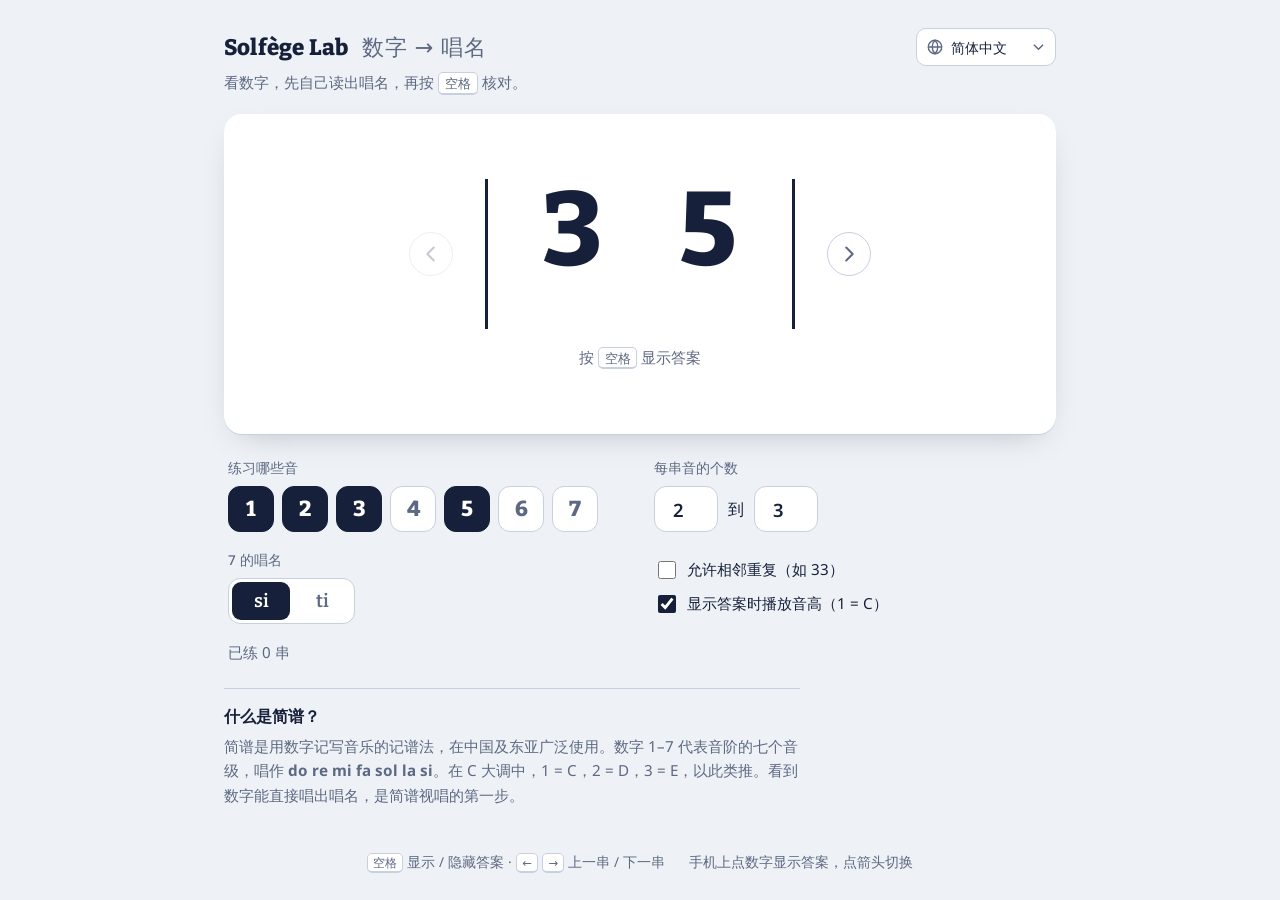
<file: zh-Hans/index.html>
<!doctype html>
<html lang="zh-Hans">
<head>
  <meta charset="utf-8" />
  <meta name="viewport" content="width=device-width, initial-scale=1" />
  <title>Solfège Lab – 简谱数字与唱名（do re mi）对应训练</title>
  <meta name="description" content="免费简谱唱名练习：随机显示 1 3 5 这样的简谱数字，先自己唱出 do re mi fa sol la si，再按空格核对答案并听音高。适合视唱练耳、乐理入门和简谱识谱。" />
  <meta name="keywords" content="solfege practice, solfege trainer, scale degrees, do re mi, sight singing, music theory, ear training, numbered notation, jianpu, 简谱, 唱名, 簡譜, 数字譜, 간보" />
  <link rel="canonical" href="https://solfegelab.com/zh-Hans/" />
  <link rel="alternate" hreflang="x-default" href="https://solfegelab.com/" />
  <link rel="alternate" hreflang="en" href="https://solfegelab.com/" />
  <link rel="alternate" hreflang="zh-Hans" href="https://solfegelab.com/zh-Hans/" />
  <link rel="alternate" hreflang="zh-Hant" href="https://solfegelab.com/zh-Hant/" />
  <link rel="alternate" hreflang="ja" href="https://solfegelab.com/ja/" />
  <link rel="alternate" hreflang="ko" href="https://solfegelab.com/ko/" />
  <link rel="alternate" hreflang="es" href="https://solfegelab.com/es/" />
  <link rel="alternate" hreflang="fr" href="https://solfegelab.com/fr/" />
  <link rel="alternate" hreflang="de" href="https://solfegelab.com/de/" />
  <link rel="alternate" hreflang="pt" href="https://solfegelab.com/pt/" />
  <link rel="alternate" hreflang="ru" href="https://solfegelab.com/ru/" />
  <meta property="og:type" content="website" />
  <meta property="og:locale" content="zh_CN" />
  <meta property="og:title" content="Solfège Lab – 简谱数字与唱名（do re mi）对应训练" />
  <meta property="og:site_name" content="Solfège Lab" />
  <meta property="og:description" content="免费简谱唱名练习：随机显示 1 3 5 这样的简谱数字，先自己唱出 do re mi fa sol la si，再按空格核对答案并听音高。适合视唱练耳、乐理入门和简谱识谱。" />
  <meta property="og:url" content="https://solfegelab.com/zh-Hans/" />
  <link rel="icon" href="data:image/svg+xml,%3Csvg xmlns='http://www.w3.org/2000/svg' viewBox='0 0 64 64'%3E%3Crect width='64' height='64' rx='14' fill='%2317203a'/%3E%3Ctext x='32' y='47' font-family='Georgia,serif' font-weight='700' font-size='44' fill='%23fff' text-anchor='middle'%3E1%3C/text%3E%3C/svg%3E" />
  <link rel="preconnect" href="https://fonts.googleapis.com" />
  <link rel="preconnect" href="https://fonts.gstatic.com" crossorigin />
  <link href="https://fonts.googleapis.com/css2?family=Bitter:wght@600;800&family=Noto+Sans:wght@400;500;700&display=swap" rel="stylesheet" />
  <link rel="stylesheet" href="../style.css?v=10" />
</head>
<body>
  <header class="top">
    <div class="title-row">
      <h1><span class="brand">Solfège Lab</span> <span class="tagline" data-i18n="tagline">数字 → 唱名</span></h1>
      <label class="lang">
        <span class="sr-only" data-i18n="lang">语言</span>
        <svg aria-hidden="true" viewBox="0 0 24 24" width="18" height="18"><circle cx="12" cy="12" r="9" fill="none" stroke="currentColor" stroke-width="1.8"/><path d="M3 12h18M12 3c2.5 2.6 3.8 5.6 3.8 9s-1.3 6.4-3.8 9c-2.5-2.6-3.8-5.6-3.8-9S9.5 5.6 12 3z" fill="none" stroke="currentColor" stroke-width="1.8"/></svg>
        <select id="langSelect"><option value="en">English</option><option value="zh-Hans" selected>简体中文</option><option value="zh-Hant">繁體中文</option><option value="ja">日本語</option><option value="ko">한국어</option><option value="es">Español</option><option value="fr">Français</option><option value="de">Deutsch</option><option value="pt">Português</option><option value="ru">Русский</option></select>
      </label>
    </div>
    <p class="hint" data-i18n-html="hint">看数字，先自己读出唱名，再按 <kbd>空格</kbd> 核对。</p>
  </header>

  <main>
    <section class="stage" id="stage" aria-live="polite">
      <div class="stage-row">
        <button type="button" class="nav" id="prevBtn" aria-label="上一串">
          <svg aria-hidden="true" viewBox="0 0 24 24" width="22" height="22"><path d="M15 5l-7 7 7 7" fill="none" stroke="currentColor" stroke-width="2.2" stroke-linecap="round" stroke-linejoin="round"/></svg>
        </button>
        <div class="staff" id="staff"></div>
        <button type="button" class="nav" id="nextBtn" aria-label="下一串">
          <svg aria-hidden="true" viewBox="0 0 24 24" width="22" height="22"><path d="M9 5l7 7-7 7" fill="none" stroke="currentColor" stroke-width="2.2" stroke-linecap="round" stroke-linejoin="round"/></svg>
        </button>
      </div>
      <p class="prompt" id="prompt">按 <kbd>空格</kbd> 显示答案</p>
    </section>

    <section class="controls" id="controls" aria-label="练习设置">
      <div class="field">
        <span class="label" data-i18n="notes">练习哪些音</span>
        <div class="chips" id="chips"></div>
      </div>

      <div class="field">
        <span class="label" data-i18n="length">每串音的个数</span>
        <div class="range">
          <input type="number" id="minLen" min="1" max="8" value="2" aria-label="最短" />
          <span data-i18n="to">到</span>
          <input type="number" id="maxLen" min="1" max="8" value="3" aria-label="最长" />
        </div>
      </div>

      <div class="field">
        <span class="label" id="sevenLabel" data-i18n="seven">7 的唱名</span>
        <div class="segmented" role="radiogroup" aria-labelledby="sevenLabel" id="sevenGroup">
          <button type="button" role="radio" data-seven="si">si</button>
          <button type="button" role="radio" data-seven="ti">ti</button>
        </div>
      </div>

      <div class="field toggles">
        <label><input type="checkbox" id="allowRepeat" /> <span data-i18n="repeat">允许相邻重复（如 33）</span></label>
        <label><input type="checkbox" id="playSound" checked /> <span data-i18n="sound">显示答案时播放音高（1 = C）</span></label>
      </div>

      <p class="stats" id="stats">已练 0 串</p>
    </section>

    <section class="about">
      <h2 data-i18n="aboutTitle">什么是简谱？</h2>
      <p id="aboutBody">简谱是用数字记写音乐的记谱法，在中国及东亚广泛使用。数字 1–7 代表音阶的七个音级，唱作 <b>do re mi fa sol la si</b>。在 C 大调中，1 = C，2 = D，3 = E，以此类推。看到数字能直接唱出唱名，是简谱视唱的第一步。</p>
    </section>
  </main>

  <footer class="foot">
    <span data-i18n-html="footKeys"><kbd>空格</kbd> 显示 / 隐藏答案 · <kbd>←</kbd> <kbd>→</kbd> 上一串 / 下一串</span>
    <span data-i18n="footTap">手机上点数字显示答案，点箭头切换</span>
  </footer>

  <script src="../i18n.js?v=10"></script>
  <script src="../app.js?v=10"></script>
</body>
</html>
</file>
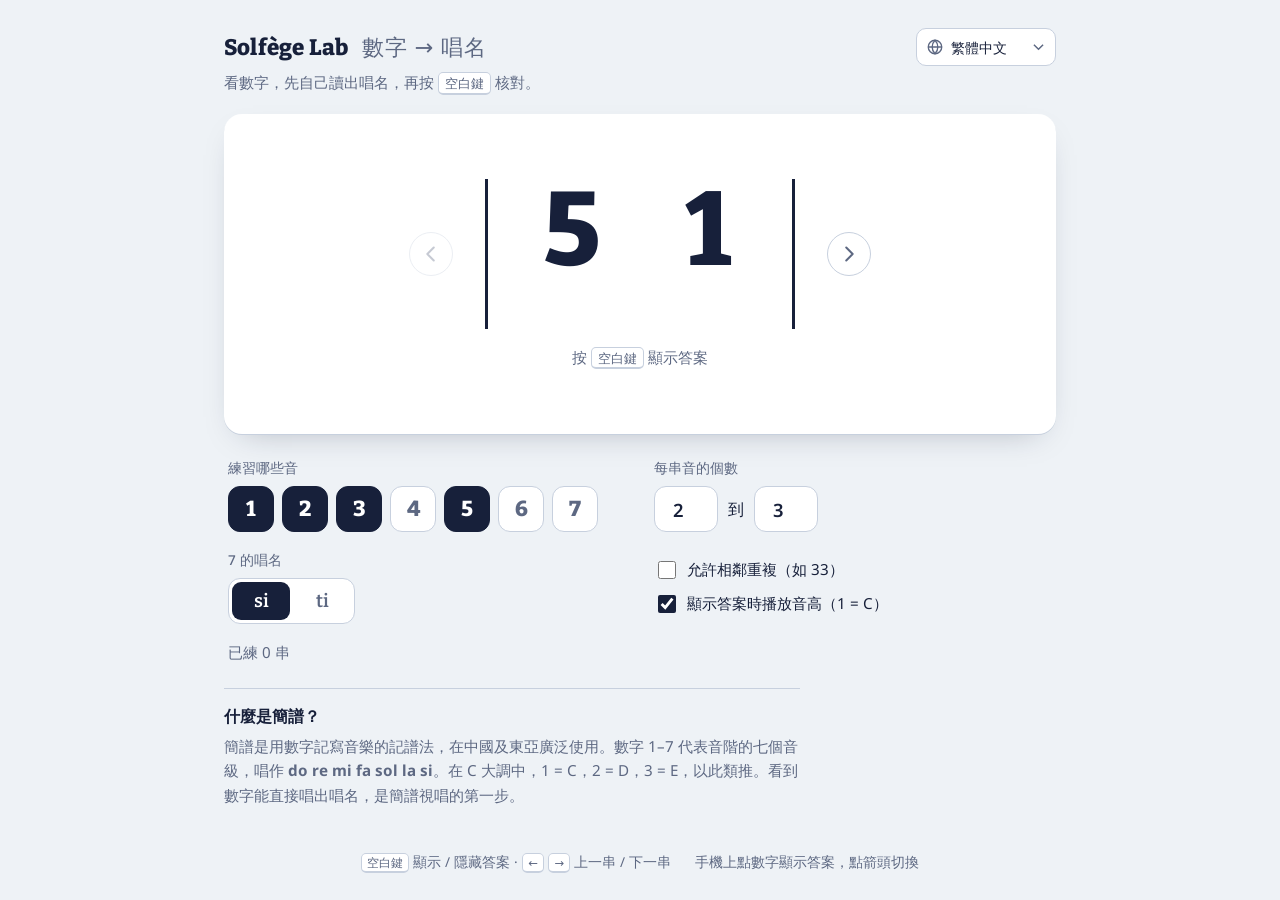
<file: zh-Hant/index.html>
<!doctype html>
<html lang="zh-Hant">
<head>
  <meta charset="utf-8" />
  <meta name="viewport" content="width=device-width, initial-scale=1" />
  <title>Solfège Lab – 簡譜數字與唱名（do re mi）對應訓練</title>
  <meta name="description" content="免費簡譜唱名練習：隨機顯示 1 3 5 這樣的簡譜數字，先自己唱出 do re mi fa sol la si，再按空白鍵核對答案並聆聽音高。適合視唱練耳、樂理入門與簡譜識譜。" />
  <meta name="keywords" content="solfege practice, solfege trainer, scale degrees, do re mi, sight singing, music theory, ear training, numbered notation, jianpu, 简谱, 唱名, 簡譜, 数字譜, 간보" />
  <link rel="canonical" href="https://solfegelab.com/zh-Hant/" />
  <link rel="alternate" hreflang="x-default" href="https://solfegelab.com/" />
  <link rel="alternate" hreflang="en" href="https://solfegelab.com/" />
  <link rel="alternate" hreflang="zh-Hans" href="https://solfegelab.com/zh-Hans/" />
  <link rel="alternate" hreflang="zh-Hant" href="https://solfegelab.com/zh-Hant/" />
  <link rel="alternate" hreflang="ja" href="https://solfegelab.com/ja/" />
  <link rel="alternate" hreflang="ko" href="https://solfegelab.com/ko/" />
  <link rel="alternate" hreflang="es" href="https://solfegelab.com/es/" />
  <link rel="alternate" hreflang="fr" href="https://solfegelab.com/fr/" />
  <link rel="alternate" hreflang="de" href="https://solfegelab.com/de/" />
  <link rel="alternate" hreflang="pt" href="https://solfegelab.com/pt/" />
  <link rel="alternate" hreflang="ru" href="https://solfegelab.com/ru/" />
  <meta property="og:type" content="website" />
  <meta property="og:locale" content="zh_TW" />
  <meta property="og:title" content="Solfège Lab – 簡譜數字與唱名（do re mi）對應訓練" />
  <meta property="og:site_name" content="Solfège Lab" />
  <meta property="og:description" content="免費簡譜唱名練習：隨機顯示 1 3 5 這樣的簡譜數字，先自己唱出 do re mi fa sol la si，再按空白鍵核對答案並聆聽音高。適合視唱練耳、樂理入門與簡譜識譜。" />
  <meta property="og:url" content="https://solfegelab.com/zh-Hant/" />
  <link rel="icon" href="data:image/svg+xml,%3Csvg xmlns='http://www.w3.org/2000/svg' viewBox='0 0 64 64'%3E%3Crect width='64' height='64' rx='14' fill='%2317203a'/%3E%3Ctext x='32' y='47' font-family='Georgia,serif' font-weight='700' font-size='44' fill='%23fff' text-anchor='middle'%3E1%3C/text%3E%3C/svg%3E" />
  <link rel="preconnect" href="https://fonts.googleapis.com" />
  <link rel="preconnect" href="https://fonts.gstatic.com" crossorigin />
  <link href="https://fonts.googleapis.com/css2?family=Bitter:wght@600;800&family=Noto+Sans:wght@400;500;700&display=swap" rel="stylesheet" />
  <link rel="stylesheet" href="../style.css?v=10" />
</head>
<body>
  <header class="top">
    <div class="title-row">
      <h1><span class="brand">Solfège Lab</span> <span class="tagline" data-i18n="tagline">數字 → 唱名</span></h1>
      <label class="lang">
        <span class="sr-only" data-i18n="lang">語言</span>
        <svg aria-hidden="true" viewBox="0 0 24 24" width="18" height="18"><circle cx="12" cy="12" r="9" fill="none" stroke="currentColor" stroke-width="1.8"/><path d="M3 12h18M12 3c2.5 2.6 3.8 5.6 3.8 9s-1.3 6.4-3.8 9c-2.5-2.6-3.8-5.6-3.8-9S9.5 5.6 12 3z" fill="none" stroke="currentColor" stroke-width="1.8"/></svg>
        <select id="langSelect"><option value="en">English</option><option value="zh-Hans">简体中文</option><option value="zh-Hant" selected>繁體中文</option><option value="ja">日本語</option><option value="ko">한국어</option><option value="es">Español</option><option value="fr">Français</option><option value="de">Deutsch</option><option value="pt">Português</option><option value="ru">Русский</option></select>
      </label>
    </div>
    <p class="hint" data-i18n-html="hint">看數字，先自己讀出唱名，再按 <kbd>空白鍵</kbd> 核對。</p>
  </header>

  <main>
    <section class="stage" id="stage" aria-live="polite">
      <div class="stage-row">
        <button type="button" class="nav" id="prevBtn" aria-label="上一串">
          <svg aria-hidden="true" viewBox="0 0 24 24" width="22" height="22"><path d="M15 5l-7 7 7 7" fill="none" stroke="currentColor" stroke-width="2.2" stroke-linecap="round" stroke-linejoin="round"/></svg>
        </button>
        <div class="staff" id="staff"></div>
        <button type="button" class="nav" id="nextBtn" aria-label="下一串">
          <svg aria-hidden="true" viewBox="0 0 24 24" width="22" height="22"><path d="M9 5l7 7-7 7" fill="none" stroke="currentColor" stroke-width="2.2" stroke-linecap="round" stroke-linejoin="round"/></svg>
        </button>
      </div>
      <p class="prompt" id="prompt">按 <kbd>空白鍵</kbd> 顯示答案</p>
    </section>

    <section class="controls" id="controls" aria-label="練習設定">
      <div class="field">
        <span class="label" data-i18n="notes">練習哪些音</span>
        <div class="chips" id="chips"></div>
      </div>

      <div class="field">
        <span class="label" data-i18n="length">每串音的個數</span>
        <div class="range">
          <input type="number" id="minLen" min="1" max="8" value="2" aria-label="最短" />
          <span data-i18n="to">到</span>
          <input type="number" id="maxLen" min="1" max="8" value="3" aria-label="最長" />
        </div>
      </div>

      <div class="field">
        <span class="label" id="sevenLabel" data-i18n="seven">7 的唱名</span>
        <div class="segmented" role="radiogroup" aria-labelledby="sevenLabel" id="sevenGroup">
          <button type="button" role="radio" data-seven="si">si</button>
          <button type="button" role="radio" data-seven="ti">ti</button>
        </div>
      </div>

      <div class="field toggles">
        <label><input type="checkbox" id="allowRepeat" /> <span data-i18n="repeat">允許相鄰重複（如 33）</span></label>
        <label><input type="checkbox" id="playSound" checked /> <span data-i18n="sound">顯示答案時播放音高（1 = C）</span></label>
      </div>

      <p class="stats" id="stats">已練 0 串</p>
    </section>

    <section class="about">
      <h2 data-i18n="aboutTitle">什麼是簡譜？</h2>
      <p id="aboutBody">簡譜是用數字記寫音樂的記譜法，在中國及東亞廣泛使用。數字 1–7 代表音階的七個音級，唱作 <b>do re mi fa sol la si</b>。在 C 大調中，1 = C，2 = D，3 = E，以此類推。看到數字能直接唱出唱名，是簡譜視唱的第一步。</p>
    </section>
  </main>

  <footer class="foot">
    <span data-i18n-html="footKeys"><kbd>空白鍵</kbd> 顯示 / 隱藏答案 · <kbd>←</kbd> <kbd>→</kbd> 上一串 / 下一串</span>
    <span data-i18n="footTap">手機上點數字顯示答案，點箭頭切換</span>
  </footer>

  <script src="../i18n.js?v=10"></script>
  <script src="../app.js?v=10"></script>
</body>
</html>
</file>
<file: style.css>
:root {
  --paper: #eef2f6;
  --card: #ffffff;
  --ink: #17203a;
  --muted: #5d6882;
  --rule: #c7d0de;
  --focus: #2f6bff;

  /* one hue per scale degree, shown only when the answer is revealed */
  --n1: #d6453d;
  --n2: #e3842b;
  --n3: #c9a311;
  --n4: #3c9a52;
  --n5: #2a8fb8;
  --n6: #4f5bd5;
  --n7: #9a4cc4;

  --digit: "Bitter", Georgia, serif;
  --body: "Noto Sans", system-ui, sans-serif;
}

* { box-sizing: border-box; }

body {
  margin: 0;
  min-height: 100vh;
  display: flex;
  flex-direction: column;
  background: var(--paper);
  color: var(--ink);
  font-family: var(--body);
  -webkit-tap-highlight-color: transparent;
}

kbd {
  font-family: var(--body);
  font-size: 0.85em;
  padding: 0.05em 0.45em;
  border: 1px solid var(--rule);
  border-bottom-width: 2px;
  border-radius: 5px;
  background: var(--card);
}

.top {
  padding: 28px 24px 0;
  max-width: 880px;
  width: 100%;
  margin: 0 auto;
}
.top h1 {
  margin: 0;
  font-size: 1.4rem;
  font-weight: 700;
  letter-spacing: 0.04em;
}
.top h1 .brand { font-family: var(--digit); font-weight: 800; letter-spacing: 0.01em; }
.top h1 .tagline { font-weight: 400; color: var(--muted); margin-left: 0.3em; }

.title-row {
  display: flex;
  align-items: center;
  justify-content: space-between;
  gap: 12px;
  flex-wrap: wrap;
}

.lang {
  position: relative;
  display: flex;
  align-items: center;
  color: var(--muted);
}
.lang svg { position: absolute; left: 10px; pointer-events: none; }
.lang select {
  appearance: none;
  height: 38px;
  padding: 0 32px 0 34px;
  border-radius: 10px;
  border: 1.5px solid var(--rule);
  background: var(--card)
    url("data:image/svg+xml,%3Csvg xmlns='http://www.w3.org/2000/svg' viewBox='0 0 12 8'%3E%3Cpath d='M1 1.5l5 5 5-5' fill='none' stroke='%235d6882' stroke-width='1.6'/%3E%3C/svg%3E")
    no-repeat right 11px center / 11px 8px;
  color: var(--ink);
  font: 500 0.9rem var(--body);
  cursor: pointer;
}
.lang select:hover { border-color: var(--ink); }

.sr-only {
  position: absolute;
  width: 1px;
  height: 1px;
  overflow: hidden;
  clip: rect(0 0 0 0);
  white-space: nowrap;
}
.hint { margin: 6px 0 0; color: var(--muted); font-size: 0.95rem; }

main {
  flex: 1;
  max-width: 880px;
  width: 100%;
  margin: 0 auto;
  padding: 20px 24px;
  display: flex;
  flex-direction: column;
  gap: 20px;
}

/* ---------- stage: the jianpu "bar" ---------- */
.stage {
  background: var(--card);
  border-radius: 18px;
  box-shadow: 0 1px 0 var(--rule), 0 12px 32px -18px rgba(23, 32, 58, 0.35);
  min-height: 320px;
  display: flex;
  flex-direction: column;
  align-items: center;
  justify-content: center;
  gap: 18px;
  padding: 32px 16px;
  cursor: pointer;
  user-select: none;
}

.stage-row {
  display: flex;
  align-items: center;
  justify-content: center;
  gap: clamp(8px, 3vw, 32px);
  width: 100%;
}

.nav {
  flex: none;
  width: 44px;
  height: 44px;
  display: grid;
  place-items: center;
  border-radius: 50%;
  border: 1.5px solid var(--rule);
  background: var(--card);
  color: var(--muted);
  cursor: pointer;
  transition: color 0.15s, border-color 0.15s, opacity 0.15s;
}
.nav:hover:not(:disabled) { color: var(--ink); border-color: var(--ink); }
.nav:disabled { opacity: 0.35; cursor: default; }

.staff {
  display: flex;
  align-items: flex-start;
  gap: clamp(14px, 4vw, 40px);
  padding: 0 clamp(14px, 4vw, 36px);
  /* bar lines on both ends, like a measure in numbered notation */
  border-left: 3px solid var(--ink);
  border-right: 3px solid var(--ink);
  min-height: 9rem;
  min-width: 0;
  flex-wrap: wrap;
  justify-content: center;
  row-gap: 12px;
}

.note {
  display: flex;
  flex-direction: column;
  align-items: center;
  width: clamp(54px, 13vw, 96px);
  animation: drop 0.28s ease-out both;
}
.note:nth-child(2) { animation-delay: 0.04s; }
.note:nth-child(3) { animation-delay: 0.08s; }
.note:nth-child(4) { animation-delay: 0.12s; }
.note:nth-child(5) { animation-delay: 0.16s; }
.note:nth-child(6) { animation-delay: 0.20s; }

.digit {
  font-family: var(--digit);
  font-weight: 800;
  font-size: clamp(3.6rem, 14vw, 6.5rem);
  line-height: 1;
  transition: color 0.2s;
}

.syllable {
  margin-top: 10px;
  height: 2.2rem;
  display: flex;
  flex-direction: column;
  align-items: center;
  opacity: 0;
  transform: translateY(-6px);
  transition: opacity 0.2s, transform 0.2s;
}
.syllable .en {
  font-family: var(--digit);
  font-weight: 600;
  font-size: clamp(1.15rem, 4vw, 1.6rem);
  letter-spacing: 0.02em;
}

.revealed .syllable { opacity: 1; transform: none; }
.revealed .note.playing .digit { transform: translateY(-4px); }
.revealed .note .digit { transition: color 0.2s, transform 0.12s; }

.n1 { --c: var(--n1); } .n2 { --c: var(--n2); } .n3 { --c: var(--n3); }
.n4 { --c: var(--n4); } .n5 { --c: var(--n5); } .n6 { --c: var(--n6); }
.n7 { --c: var(--n7); }
.revealed .note .digit,
.revealed .note .en { color: var(--c); }

.prompt { margin: 0; color: var(--muted); font-size: 0.95rem; }

@keyframes drop {
  from { opacity: 0; transform: translateY(-8px); }
  to { opacity: 1; transform: none; }
}

/* ---------- controls ---------- */
.controls {
  display: grid;
  grid-template-columns: 1fr 1fr;
  gap: 18px 28px;
  padding: 4px 4px;
}
.field { display: flex; flex-direction: column; gap: 8px; }
.label { font-size: 0.85rem; font-weight: 500; color: var(--muted); }

.chips { display: flex; flex-wrap: wrap; gap: 8px; }
.chip {
  width: 46px;
  height: 46px;
  border-radius: 12px;
  border: 1.5px solid var(--rule);
  background: var(--card);
  color: var(--muted);
  font-family: var(--digit);
  font-weight: 800;
  font-size: 1.35rem;
  cursor: pointer;
  transition: background 0.15s, color 0.15s, border-color 0.15s;
}
.chip[aria-pressed="true"] {
  background: var(--ink);
  border-color: var(--ink);
  color: #fff;
}
.chip:hover { border-color: var(--ink); }

.range { display: flex; align-items: center; gap: 10px; }
.range input {
  width: 64px;
  height: 46px;
  border-radius: 12px;
  border: 1.5px solid var(--rule);
  background: var(--card);
  color: var(--ink);
  font: 600 1.15rem var(--body);
  text-align: center;
}

.segmented {
  display: inline-flex;
  align-self: flex-start;
  padding: 3px;
  gap: 3px;
  border-radius: 12px;
  border: 1.5px solid var(--rule);
  background: var(--card);
}
.segmented button {
  min-width: 58px;
  height: 38px;
  border: 0;
  border-radius: 9px;
  background: transparent;
  color: var(--muted);
  font: 600 1.15rem var(--digit);
  cursor: pointer;
  transition: background 0.15s, color 0.15s;
}
.segmented button[aria-checked="true"] { background: var(--ink); color: #fff; }
.segmented button:not([aria-checked="true"]):hover { color: var(--ink); }

.toggles { gap: 10px; justify-content: center; }
.toggles label { display: flex; align-items: center; gap: 8px; font-size: 0.95rem; cursor: pointer; }
.toggles input { width: 18px; height: 18px; accent-color: var(--ink); }

.stats { margin: 0; align-self: center; color: var(--muted); font-size: 0.95rem; }

.about { border-top: 1px solid var(--rule); padding-top: 16px; color: var(--muted); max-width: 64ch; }
.about h2 { margin: 0 0 6px; font-size: 1rem; color: var(--ink); }
.about p { margin: 0; line-height: 1.6; font-size: 0.95rem; }

:focus-visible { outline: 3px solid var(--focus); outline-offset: 2px; }

.foot {
  display: flex;
  justify-content: center;
  gap: 24px;
  flex-wrap: wrap;
  padding: 16px 24px 28px;
  color: var(--muted);
  font-size: 0.85rem;
}

@media (max-width: 640px) {
  .top { padding: 20px 16px 0; }
  main { padding: 16px; }
  .controls { grid-template-columns: 1fr; }
  .stage { min-height: 260px; padding: 24px 10px; }
  .stage-row { gap: 4px; }
  .nav { width: 36px; height: 36px; }
  .staff { gap: 8px; padding: 0 8px; }
  .note { width: 44px; }
  .digit { font-size: 3.1rem; }
}

@media (prefers-reduced-motion: reduce) {
  * { animation: none !important; transition: none !important; }
}
</file>
